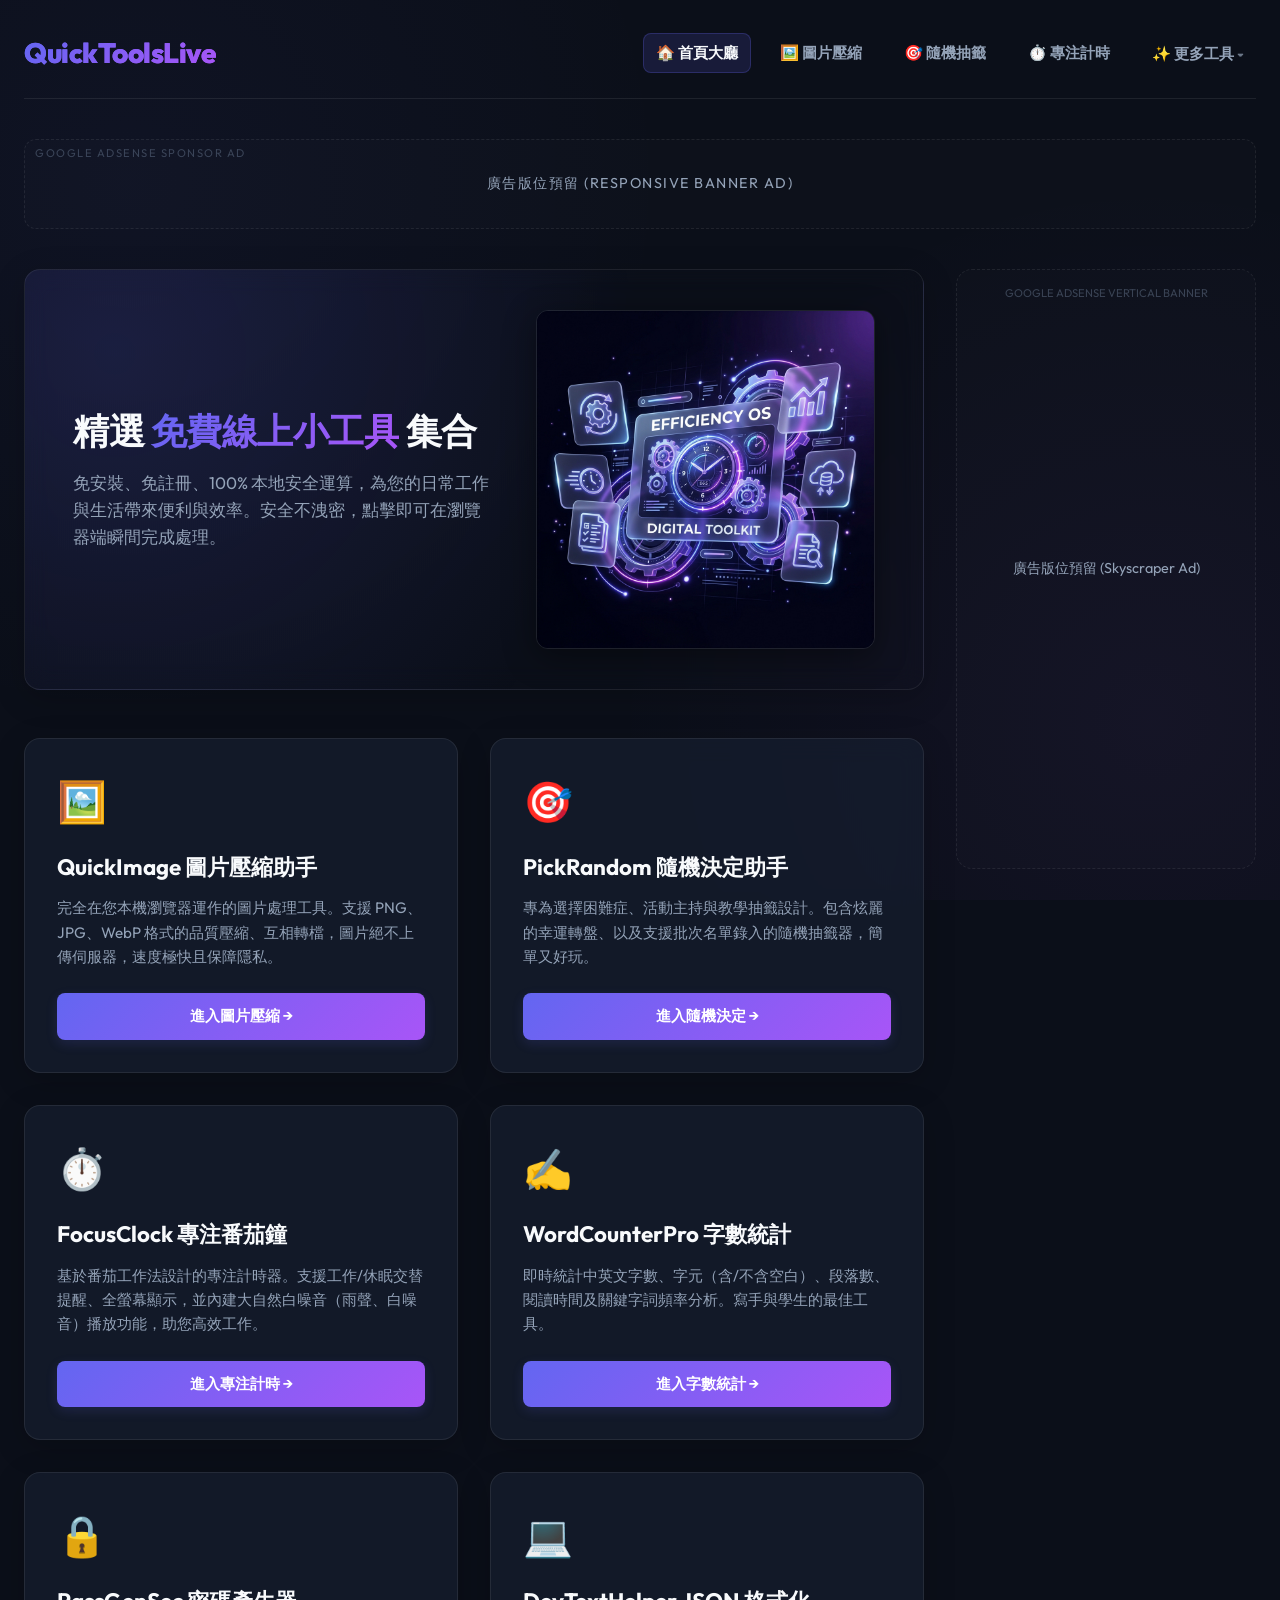
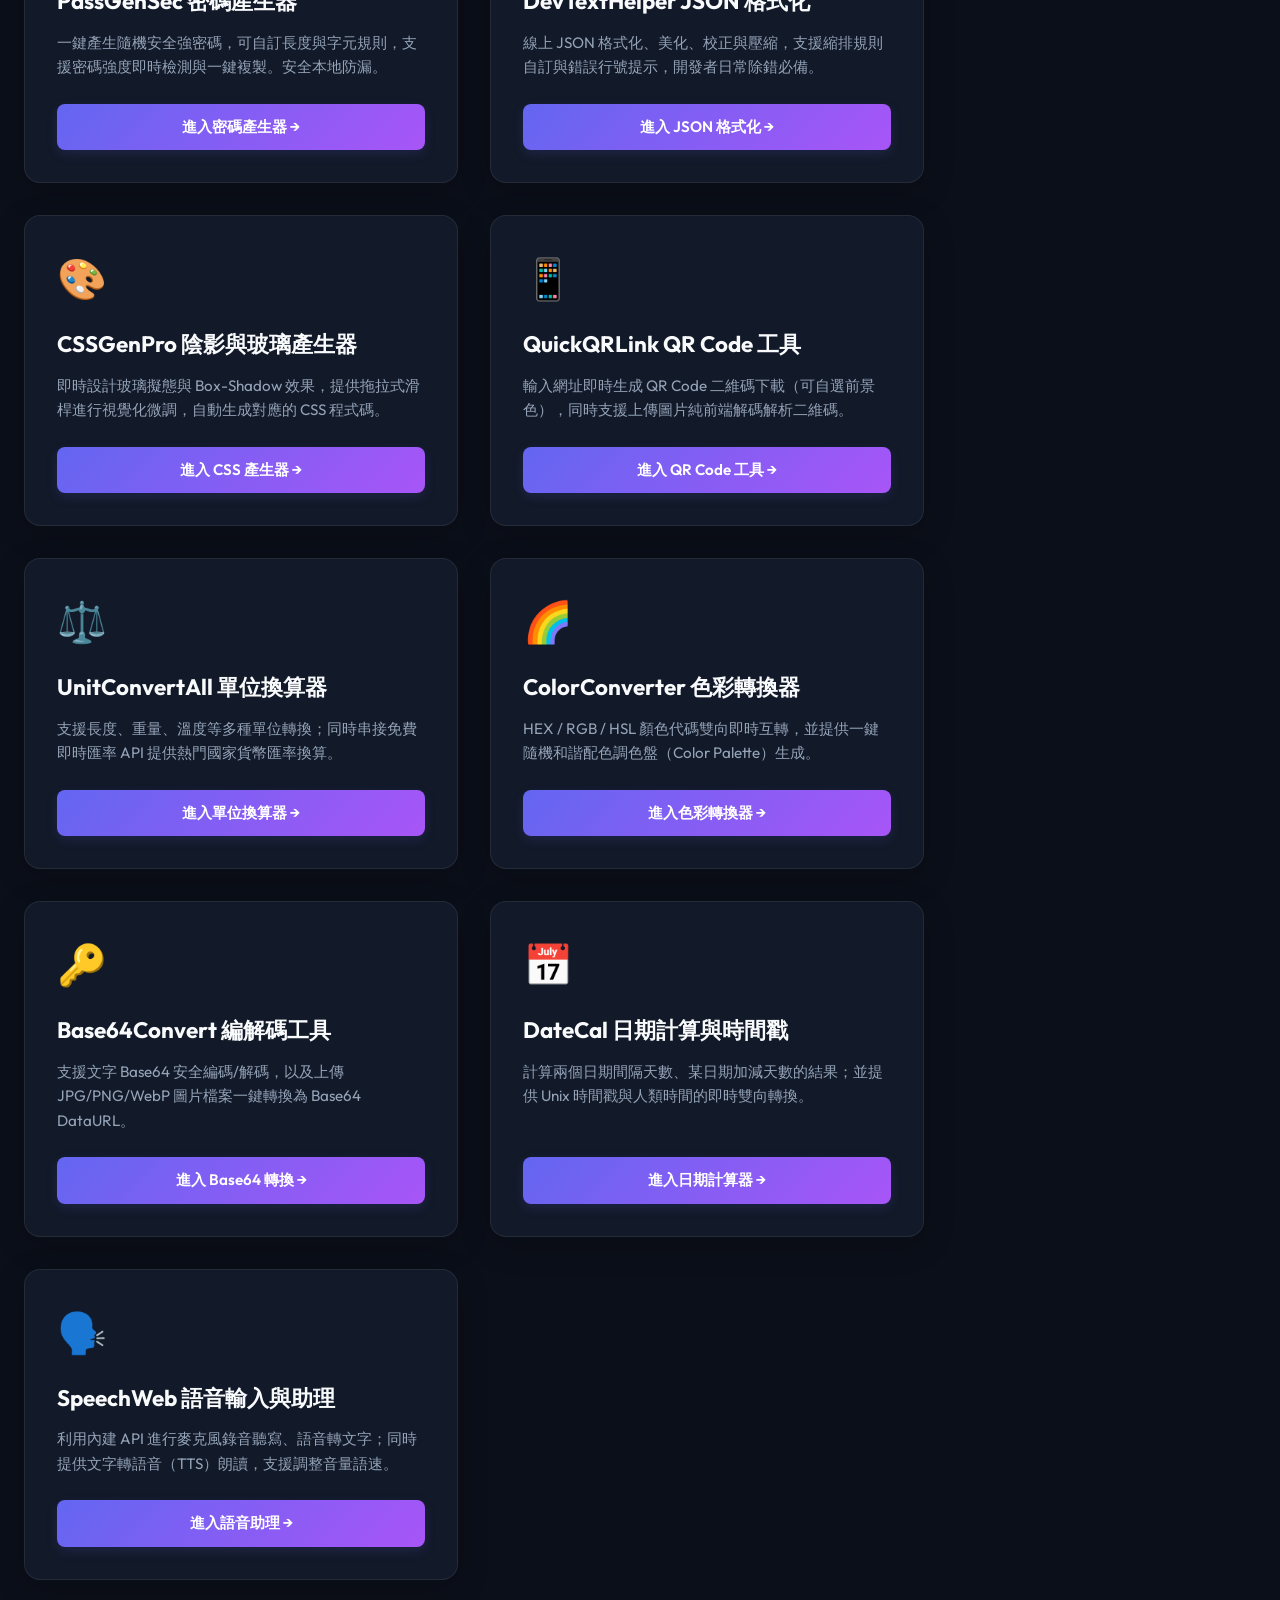
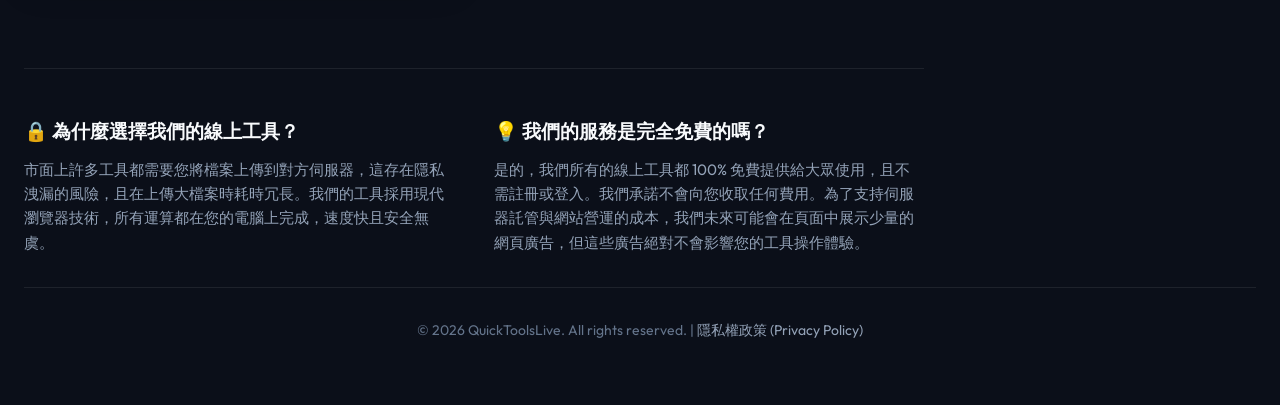
<file: index.html>
<!DOCTYPE html>
<html lang="zh-TW">
<head>
  <meta charset="UTF-8">
  <meta name="viewport" content="width=device-width, initial-scale=1.0">
  <title>QuickToolsLive 快捷工具箱 - 免費線上實用工具集合</title>
  <meta name="description" content="QuickToolsLive 快捷工具箱提供多款免費、免安裝的線上小工具，包括圖片壓縮格式轉換、隨機抽籤轉盤、番茄工作法專注計時與白噪音放鬆背景音，以及字數統計、安全密碼生成、JSON格式化等實用功能。100% 保護隱私，完全在您的瀏覽器端執行。">
  <meta name="keywords" content="線上工具箱, 圖片壓縮, 隨機轉盤, 抽籤器, 番茄鐘線上, 白噪音, 字數統計, 密碼生成器, JSON格式化, 免費網頁工具">
  <link rel="canonical" href="https://www.quicktoolslive.com/">
  
  <!-- Google Fonts: Outfit & Inter -->
  <link rel="preconnect" href="https://fonts.googleapis.com">
  <link rel="preconnect" href="https://fonts.gstatic.com" crossorigin>
  <link href="https://fonts.googleapis.com/css2?family=Inter:wght@400;500;600;700&family=Outfit:wght@400;500;600;700;800&display=swap" rel="stylesheet">
  
  <!-- Stylesheet -->
  <link rel="stylesheet" href="styles.css">
  <style>
    /* Home Portal Specific Styles */
    .welcome-banner {
      display: grid;
      grid-template-columns: 1.25fr 1fr;
      gap: 2.5rem;
      align-items: center;
      text-align: left;
      padding: 2.5rem 3rem;
      background: radial-gradient(circle at 10% 20%, rgba(99, 102, 241, 0.15) 0%, transparent 60%);
      border-radius: var(--radius-lg);
      margin-bottom: 1.5rem;
    }
    
    .welcome-banner h2 {
      font-size: 2.25rem;
      font-weight: 800;
      margin-bottom: 1rem;
      line-height: 1.3;
      letter-spacing: -0.5px;
    }
    
    .welcome-banner h2 span {
      background: var(--accent-gradient);
      -webkit-background-clip: text;
      -webkit-text-fill-color: transparent;
    }

    .welcome-banner p {
      color: var(--text-secondary);
      font-size: 1.05rem;
      line-height: 1.6;
      max-width: 100%;
      margin: 0;
    }

    .welcome-image-container {
      border-radius: var(--radius-md);
      overflow: hidden;
      box-shadow: 0 8px 32px rgba(0,0,0,0.4);
      border: 1px solid var(--border-color);
      display: flex;
      transition: var(--transition-normal);
    }
    
    .welcome-image-container:hover {
      transform: scale(1.02);
      border-color: rgba(99, 102, 241, 0.3);
    }

    .welcome-image-container img {
      width: 100%;
      height: auto;
      display: block;
      object-fit: cover;
    }

    @media (max-width: 768px) {
      .welcome-banner {
        grid-template-columns: 1fr;
        text-align: center;
        padding: 2rem 1.5rem;
        gap: 1.5rem;
      }
      .welcome-image-container {
        max-width: 400px;
        margin: 0 auto;
      }
    }

    .tools-grid {
      display: grid;
      grid-template-columns: repeat(auto-fill, minmax(320px, 1fr));
      gap: 2rem;
      margin-bottom: 2rem;
    }

    .tool-card {
      display: flex;
      flex-direction: column;
      justify-content: space-between;
      height: 100%;
      transition: all 0.3s cubic-bezier(0.4, 0, 0.2, 1);
      position: relative;
      overflow: hidden;
    }

    .tool-card::before {
      content: '';
      position: absolute;
      top: 0;
      left: 0;
      width: 100%;
      height: 100%;
      background: linear-gradient(135deg, rgba(99, 102, 241, 0.1) 0%, transparent 100%);
      opacity: 0;
      transition: var(--transition-normal);
      z-index: 0;
    }

    .tool-card:hover {
      transform: translateY(-8px);
      border-color: rgba(99, 102, 241, 0.4);
      box-shadow: 0 12px 40px rgba(99, 102, 241, 0.15);
    }

    .tool-card:hover::before {
      opacity: 1;
    }

    .tool-card-content {
      position: relative;
      z-index: 1;
    }

    .tool-icon {
      font-size: 2.5rem;
      margin-bottom: 1.25rem;
      display: inline-block;
    }

    .tool-title {
      font-size: 1.4rem;
      font-weight: 700;
      margin-bottom: 0.75rem;
      color: var(--text-primary);
    }

    .tool-description {
      color: var(--text-secondary);
      font-size: 0.95rem;
      line-height: 1.6;
      margin-bottom: 1.5rem;
    }

    .tool-btn {
      width: 100%;
      z-index: 1;
    }
  </style>
</head>
<body>

  <div class="app-container">
    <!-- Header with Navigation -->
    <header>
      <div class="logo-section">
        <h1>
          <a href="index.html" style="text-decoration: none; color: inherit; background: var(--accent-gradient); -webkit-background-clip: text; -webkit-text-fill-color: transparent;">QuickToolsLive</a>
        </h1>
      </div>
      <nav class="nav-links">
        <a href="index.html" class="nav-link active">🏠 首頁大廳</a>
        <a href="image-compressor.html" class="nav-link">🖼️ 圖片壓縮</a>
        <a href="random-picker.html" class="nav-link">🎯 隨機抽籤</a>
        <a href="focus-timer.html" class="nav-link">⏱️ 專注計時</a>
        <div class="dropdown">
          <a href="#" class="nav-link dropdown-toggle">✨ 更多工具</a>
          <div class="dropdown-content">
            <a href="word-counter.html">✍️ 字數統計器</a>
            <a href="password-generator.html">🔒 密碼產生器</a>
            <a href="json-formatter.html">💻 JSON 格式化</a>
            <a href="css-generator.html">🎨 CSS 陰影與玻璃</a>
            <a href="qr-code.html">📱 QR Code 產生器</a>
            <a href="unit-converter.html">⚖️ 單位換算器</a>
            <a href="color-converter.html">🌈 色彩代碼轉換</a>
            <a href="base64-converter.html">🔑 Base64 編解碼</a>
            <a href="date-calculator.html">📅 日期計算器</a>
            <a href="speech-assistant.html">🗣️ 語音助理</a>
          </div>
        </div>
      </nav>
    </header>

    <!-- Top Simulated Banner Ad -->
    <div class="ad-banner" id="top-ad">
      <span style="font-size: 0.9rem; color: var(--text-secondary);">廣告版位預留 (Responsive Banner Ad)</span>
    </div>

    <!-- Main Content Grid -->
    <main class="main-grid">
      <!-- Left Portal Content -->
      <div class="workspace">
        
        <!-- Welcome Banner -->
        <div class="glass-card welcome-banner">
          <div>
            <h2>精選 <span>免費線上小工具</span> 集合</h2>
            <p>免安裝、免註冊、100% 本地安全運算，為您的日常工作與生活帶來便利與效率。安全不洩密，點擊即可在瀏覽器端瞬間完成處理。</p>
          </div>
          <div class="welcome-image-container">
            <img src="hero_banner.png" alt="QuickToolsLive Hero Banner">
          </div>
        </div>

        <!-- Tools Grid -->
        <div class="tools-grid">
          <!-- Card 1: Image Compressor -->
          <div class="glass-card tool-card">
            <div class="tool-card-content">
              <span class="tool-icon">🖼️</span>
              <h3 class="tool-title">QuickImage 圖片壓縮助手</h3>
              <p class="tool-description">
                完全在您本機瀏覽器運作的圖片處理工具。支援 PNG、JPG、WebP 格式的品質壓縮、互相轉檔，圖片絕不上傳伺服器，速度極快且保障隱私。
              </p>
            </div>
            <a href="image-compressor.html" class="btn btn-primary tool-btn">進入圖片壓縮 →</a>
          </div>

          <!-- Card 2: Random Picker -->
          <div class="glass-card tool-card">
            <div class="tool-card-content">
              <span class="tool-icon">🎯</span>
              <h3 class="tool-title">PickRandom 隨機決定助手</h3>
              <p class="tool-description">
                專為選擇困難症、活動主持與教學抽籤設計。包含炫麗的幸運轉盤、以及支援批次名單錄入的隨機抽籤器，簡單又好玩。
              </p>
            </div>
            <a href="random-picker.html" class="btn btn-primary tool-btn">進入隨機決定 →</a>
          </div>

          <!-- Card 3: Focus Timer -->
          <div class="glass-card tool-card">
            <div class="tool-card-content">
              <span class="tool-icon">⏱️</span>
              <h3 class="tool-title">FocusClock 專注番茄鐘</h3>
              <p class="tool-description">
                基於番茄工作法設計的專注計時器。支援工作/休眠交替提醒、全螢幕顯示，並內建大自然白噪音（雨聲、白噪音）播放功能，助您高效工作。
              </p>
            </div>
            <a href="focus-timer.html" class="btn btn-primary tool-btn">進入專注計時 →</a>
          </div>

          <!-- Card 4: Word Counter -->
          <div class="glass-card tool-card">
            <div class="tool-card-content">
              <span class="tool-icon">✍️</span>
              <h3 class="tool-title">WordCounterPro 字數統計</h3>
              <p class="tool-description">
                即時統計中英文字數、字元（含/不含空白）、段落數、閱讀時間及關鍵字詞頻率分析。寫手與學生的最佳工具。
              </p>
            </div>
            <a href="word-counter.html" class="btn btn-primary tool-btn">進入字數統計 →</a>
          </div>

          <!-- Card 5: Password Generator -->
          <div class="glass-card tool-card">
            <div class="tool-card-content">
              <span class="tool-icon">🔒</span>
              <h3 class="tool-title">PassGenSec 密碼產生器</h3>
              <p class="tool-description">
                一鍵產生隨機安全強密碼，可自訂長度與字元規則，支援密碼強度即時檢測與一鍵複製。安全本地防漏。
              </p>
            </div>
            <a href="password-generator.html" class="btn btn-primary tool-btn">進入密碼產生器 →</a>
          </div>

          <!-- Card 6: JSON Formatter -->
          <div class="glass-card tool-card">
            <div class="tool-card-content">
              <span class="tool-icon">💻</span>
              <h3 class="tool-title">DevTextHelper JSON 格式化</h3>
              <p class="tool-description">
                線上 JSON 格式化、美化、校正與壓縮，支援縮排規則自訂與錯誤行號提示，開發者日常除錯必備。
              </p>
            </div>
            <a href="json-formatter.html" class="btn btn-primary tool-btn">進入 JSON 格式化 →</a>
          </div>

          <!-- Card 7: CSS Generator -->
          <div class="glass-card tool-card">
            <div class="tool-card-content">
              <span class="tool-icon">🎨</span>
              <h3 class="tool-title">CSSGenPro 陰影與玻璃產生器</h3>
              <p class="tool-description">
                即時設計玻璃擬態與 Box-Shadow 效果，提供拖拉式滑桿進行視覺化微調，自動生成對應的 CSS 程式碼。
              </p>
            </div>
            <a href="css-generator.html" class="btn btn-primary tool-btn">進入 CSS 產生器 →</a>
          </div>

          <!-- Card 8: QR Code -->
          <div class="glass-card tool-card">
            <div class="tool-card-content">
              <span class="tool-icon">📱</span>
              <h3 class="tool-title">QuickQRLink QR Code 工具</h3>
              <p class="tool-description">
                輸入網址即時生成 QR Code 二維碼下載（可自選前景色），同時支援上傳圖片純前端解碼解析二維碼。
              </p>
            </div>
            <a href="qr-code.html" class="btn btn-primary tool-btn">進入 QR Code 工具 →</a>
          </div>

          <!-- Card 9: Unit Converter -->
          <div class="glass-card tool-card">
            <div class="tool-card-content">
              <span class="tool-icon">⚖️</span>
              <h3 class="tool-title">UnitConvertAll 單位換算器</h3>
              <p class="tool-description">
                支援長度、重量、溫度等多種單位轉換；同時串接免費即時匯率 API 提供熱門國家貨幣匯率換算。
              </p>
            </div>
            <a href="unit-converter.html" class="btn btn-primary tool-btn">進入單位換算器 →</a>
          </div>

          <!-- Card 10: Color Converter -->
          <div class="glass-card tool-card">
            <div class="tool-card-content">
              <span class="tool-icon">🌈</span>
              <h3 class="tool-title">ColorConverter 色彩轉換器</h3>
              <p class="tool-description">
                HEX / RGB / HSL 顏色代碼雙向即時互轉，並提供一鍵隨機和諧配色調色盤（Color Palette）生成。
              </p>
            </div>
            <a href="color-converter.html" class="btn btn-primary tool-btn">進入色彩轉換器 →</a>
          </div>

          <!-- Card 11: Base64 Converter -->
          <div class="glass-card tool-card">
            <div class="tool-card-content">
              <span class="tool-icon">🔑</span>
              <h3 class="tool-title">Base64Convert 編解碼工具</h3>
              <p class="tool-description">
                支援文字 Base64 安全編碼/解碼，以及上傳 JPG/PNG/WebP 圖片檔案一鍵轉換為 Base64 DataURL。
              </p>
            </div>
            <a href="base64-converter.html" class="btn btn-primary tool-btn">進入 Base64 轉換 →</a>
          </div>

          <!-- Card 12: Date Calculator -->
          <div class="glass-card tool-card">
            <div class="tool-card-content">
              <span class="tool-icon">📅</span>
              <h3 class="tool-title">DateCal 日期計算與時間戳</h3>
              <p class="tool-description">
                計算兩個日期間隔天數、某日期加減天數的結果；並提供 Unix 時間戳與人類時間的即時雙向轉換。
              </p>
            </div>
            <a href="date-calculator.html" class="btn btn-primary tool-btn">進入日期計算器 →</a>
          </div>

          <!-- Card 13: Speech Assistant -->
          <div class="glass-card tool-card">
            <div class="tool-card-content">
              <span class="tool-icon">🗣️</span>
              <h3 class="tool-title">SpeechWeb 語音輸入與助理</h3>
              <p class="tool-description">
                利用內建 API 進行麥克風錄音聽寫、語音轉文字；同時提供文字轉語音（TTS）朗讀，支援調整音量語速。
              </p>
            </div>
            <a href="speech-assistant.html" class="btn btn-primary tool-btn">進入語音助理 →</a>
          </div>
        </div>

        <!-- FAQ & SEO Content -->
        <div class="about-section">
          <div class="about-item">
            <h3>🔒 為什麼選擇我們的線上工具？</h3>
            <p>市面上許多工具都需要您將檔案上傳到對方伺服器，這存在隱私洩漏的風險，且在上傳大檔案時耗時冗長。我們的工具採用現代瀏覽器技術，所有運算都在您的電腦上完成，速度快且安全無虞。</p>
          </div>
          <div class="about-item">
            <h3>💡 我們的服務是完全免費的嗎？</h3>
            <p>是的，我們所有的線上工具都 100% 免費提供給大眾使用，且不需註冊或登入。我們承諾不會向您收取任何費用。為了支持伺服器託管與網站營運的成本，我們未來可能會在頁面中展示少量的網頁廣告，但這些廣告絕對不會影響您的工具操作體驗。</p>
          </div>
        </div>

      </div>

      <!-- Right Sidebar (Simulated Ad Column) -->
      <aside class="ad-sidebar">
        <div class="ad-skyscraper" id="sidebar-ad">
          <span style="font-size: 0.9rem; color: var(--text-secondary);">廣告版位預留 (Skyscraper Ad)</span>
        </div>
      </aside>
    </main>

    <!-- Footer -->
    <footer>
      <p>&copy; 2026 QuickToolsLive. All rights reserved. | <a href="privacy.html" style="color: var(--text-secondary); text-decoration: none;">隱私權政策 (Privacy Policy)</a></p>
    </footer>
  </div>

</body>
</html>
</file>
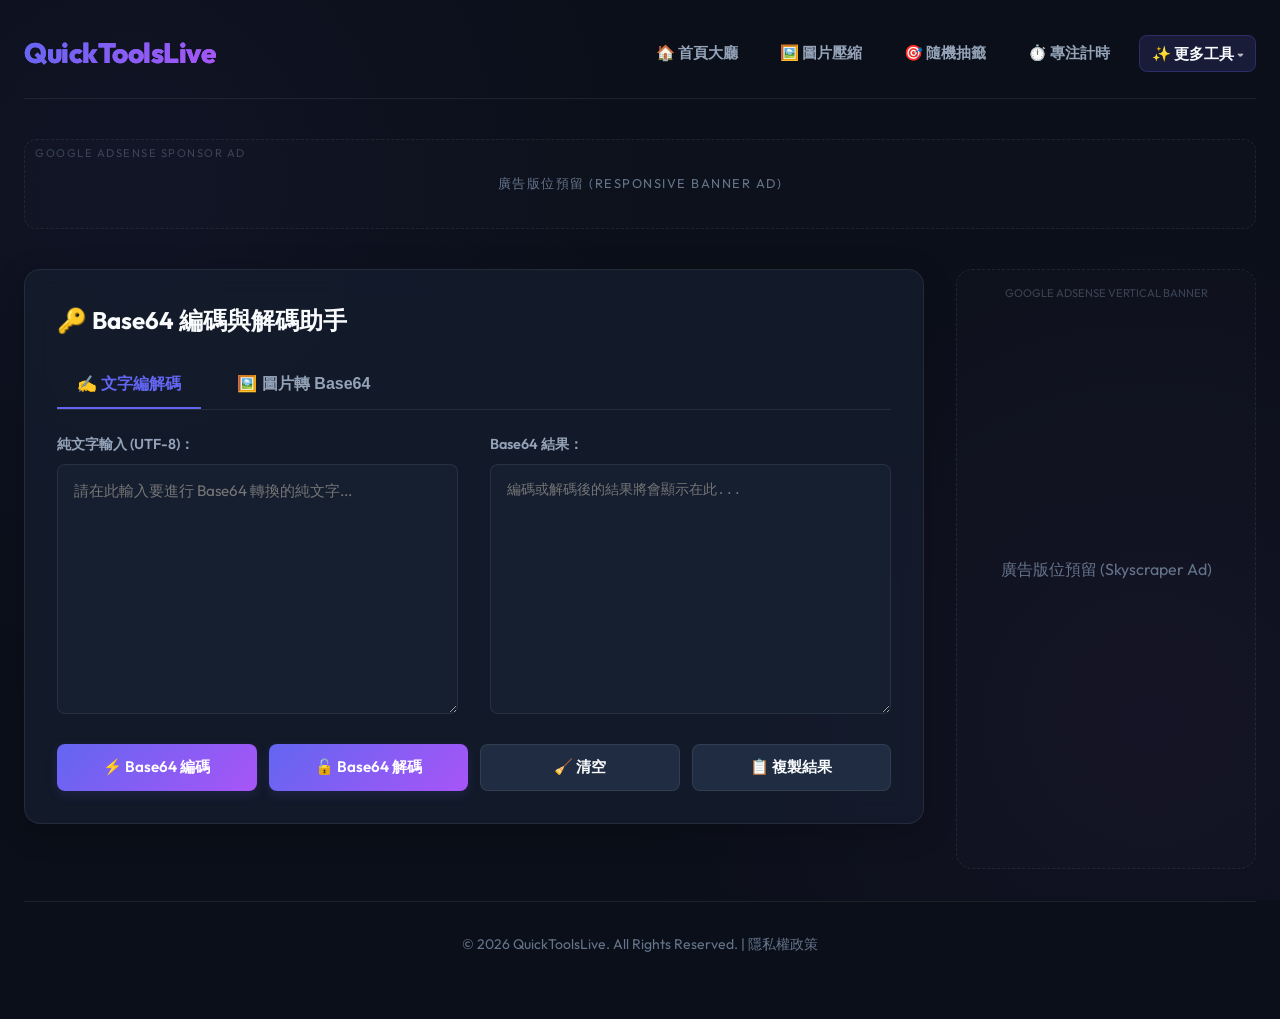
<file: base64-converter.html>
<!DOCTYPE html>
<html lang="zh-TW">
<head>
  <meta charset="UTF-8">
  <meta name="viewport" content="width=device-width, initial-scale=1.0">
  <title>Base64 編碼/解碼與圖片轉換工具 - Base64Convert | QuickToolsLive</title>
  <meta name="description" content="免費、即時的 Base64 轉換器。支援 UTF-8 文字與 Base64 雙向編解碼，以及圖片轉成 Base64 DataURL，純前端處理安全防洩密。">
  <link rel="canonical" href="https://www.quicktoolslive.com/base64-converter.html">
  <link rel="preconnect" href="https://fonts.googleapis.com">
  <link rel="preconnect" href="https://fonts.gstatic.com" crossorigin>
  <link href="https://fonts.googleapis.com/css2?family=Inter:wght@400;500;600;700&family=Outfit:wght@400;500;600;700;800&display=swap" rel="stylesheet">
  <link rel="stylesheet" href="styles.css">
</head>
<body>
  <div class="app-container">
    <header>
      <div class="logo-section">
        <h1><a href="index.html" style="text-decoration:none; color:inherit; background:var(--accent-gradient); -webkit-background-clip:text; -webkit-text-fill-color:transparent;">QuickToolsLive</a></h1>
      </div>
      <nav class="nav-links">
        <a href="index.html" class="nav-link">🏠 首頁大廳</a>
        <a href="image-compressor.html" class="nav-link">🖼️ 圖片壓縮</a>
        <a href="random-picker.html" class="nav-link">🎯 隨機抽籤</a>
        <a href="focus-timer.html" class="nav-link">⏱️ 專注計時</a>
        <div class="dropdown">
          <a href="#" class="nav-link dropdown-toggle active">✨ 更多工具</a>
          <div class="dropdown-content">
            <a href="word-counter.html">✍️ 字數統計器</a>
            <a href="password-generator.html">🔒 密碼產生器</a>
            <a href="json-formatter.html">💻 JSON 格式化</a>
            <a href="css-generator.html">🎨 CSS 陰影與玻璃</a>
            <a href="qr-code.html">📱 QR Code 產生器</a>
            <a href="unit-converter.html">⚖️ 單位換算器</a>
            <a href="color-converter.html">🌈 色彩代碼轉換</a>
            <a href="base64-converter.html" class="active">🔑 Base64 編解碼</a>
            <a href="date-calculator.html">📅 日期計算器</a>
            <a href="speech-assistant.html">🗣️ 語音助理</a>
          </div>
        </div>
      </nav>
    </header>

    <div class="ad-banner">
      <span>廣告版位預留 (Responsive Banner Ad)</span>
    </div>

    <div class="main-grid">
      <div class="workspace">
        <div class="glass-card">
          <h2 style="margin-bottom: 1.5rem;">🔑 Base64 編碼與解碼助手</h2>
          
          <div class="tabs-header">
            <button class="tab-btn active" id="tab-text-btn">✍️ 文字編解碼</button>
            <button class="tab-btn" id="tab-image-btn">🖼️ 圖片轉 Base64</button>
          </div>

          <!-- Tab 1: Text -->
          <div id="tab-text-content" class="tab-content active">
            <div class="picker-layout" style="grid-template-columns: 1fr 1fr;">
              <div>
                <div style="font-weight:600; margin-bottom:0.5rem; font-size:0.9rem; color:var(--text-secondary);">純文字輸入 (UTF-8)：</div>
                <textarea id="text-input" class="textarea-custom" placeholder="請在此輸入要進行 Base64 轉換的純文字..." style="min-height: 250px;"></textarea>
              </div>
              <div>
                <div style="font-weight:600; margin-bottom:0.5rem; font-size:0.9rem; color:var(--text-secondary);">Base64 結果：</div>
                <textarea id="base64-output" class="textarea-custom" placeholder="編碼或解碼後的結果將會顯示在此..." style="min-height: 250px; font-family:monospace; font-size:0.85rem;"></textarea>
              </div>
            </div>
            
            <div style="display:grid; grid-template-columns: repeat(auto-fit, minmax(110px, 1fr)); gap:0.75rem; margin-top:1.5rem;">
              <button class="btn btn-primary" id="btn-encode">⚡ Base64 編碼</button>
              <button class="btn btn-primary" id="btn-decode">🔓 Base64 解碼</button>
              <button class="btn btn-secondary" id="btn-text-clear">🧹 清空</button>
              <button class="btn btn-secondary" id="btn-text-copy">📋 複製結果</button>
            </div>
          </div>

          <!-- Tab 2: Image to Base64 -->
          <div id="tab-image-content" class="tab-content">
            <div class="dropzone" id="img-dropzone">
              <div class="dropzone-icon">
                <svg viewBox="0 0 24 24"><path d="M19 3H5c-1.1 0-2 .9-2 2v14c0 1.1.9 2 2 2h14c1.1 0 2-.9 2-2V5c0-1.1-.9-2-2-2zm0 16H5V5h14v14zm-5.04-6.71l-3 3.79-2.03-2.72L6 17h12l-4.04-4.71z"/></svg>
              </div>
              <h3>拖曳圖片至此或點擊上傳</h3>
              <p>支援 PNG, JPG, WebP 格式圖片</p>
              <input type="file" id="img-file" class="file-input" accept="image/*">
            </div>

            <div id="img-result-box" class="glass-card" style="background:rgba(255,255,255,0.02); margin-top:1.5rem; display:none; border-color:var(--border-color);">
              <div class="picker-layout" style="grid-template-columns: 80px 1fr; margin-bottom:1rem; align-items:center;">
                <div style="width:80px; height:80px; border-radius:var(--radius-sm); border:1px solid var(--border-color); overflow:hidden; display:flex; justify-content:center; align-items:center; background:#fff;">
                  <img id="img-preview" style="max-width:100%; max-height:100%; object-fit:contain;">
                </div>
                <div>
                  <div style="font-weight:700; color:var(--accent-color); font-size:1rem;">Base64 DataURL (可直接用於 HTML/CSS):</div>
                </div>
              </div>
              <textarea id="img-base64-output" class="textarea-custom" readonly style="min-height:150px; font-family:monospace; font-size:0.8rem; margin-bottom:1rem;"></textarea>
              <button class="btn btn-primary" id="btn-img-copy" style="width:100%;">📋 複製 Base64 代碼</button>
            </div>
          </div>
        </div>
      </div>

      <div class="ad-sidebar">
        <div class="ad-skyscraper">
          <span>廣告版位預留 (Skyscraper Ad)</span>
        </div>
      </div>
    </div>

    <footer>
      <p>&copy; 2026 QuickToolsLive. All Rights Reserved. | <a href="privacy.html" style="color:var(--text-muted); text-decoration:none;">隱私權政策</a></p>
    </footer>
  </div>
  <script src="base64-converter.js"></script>
</body>
</html>
</file>
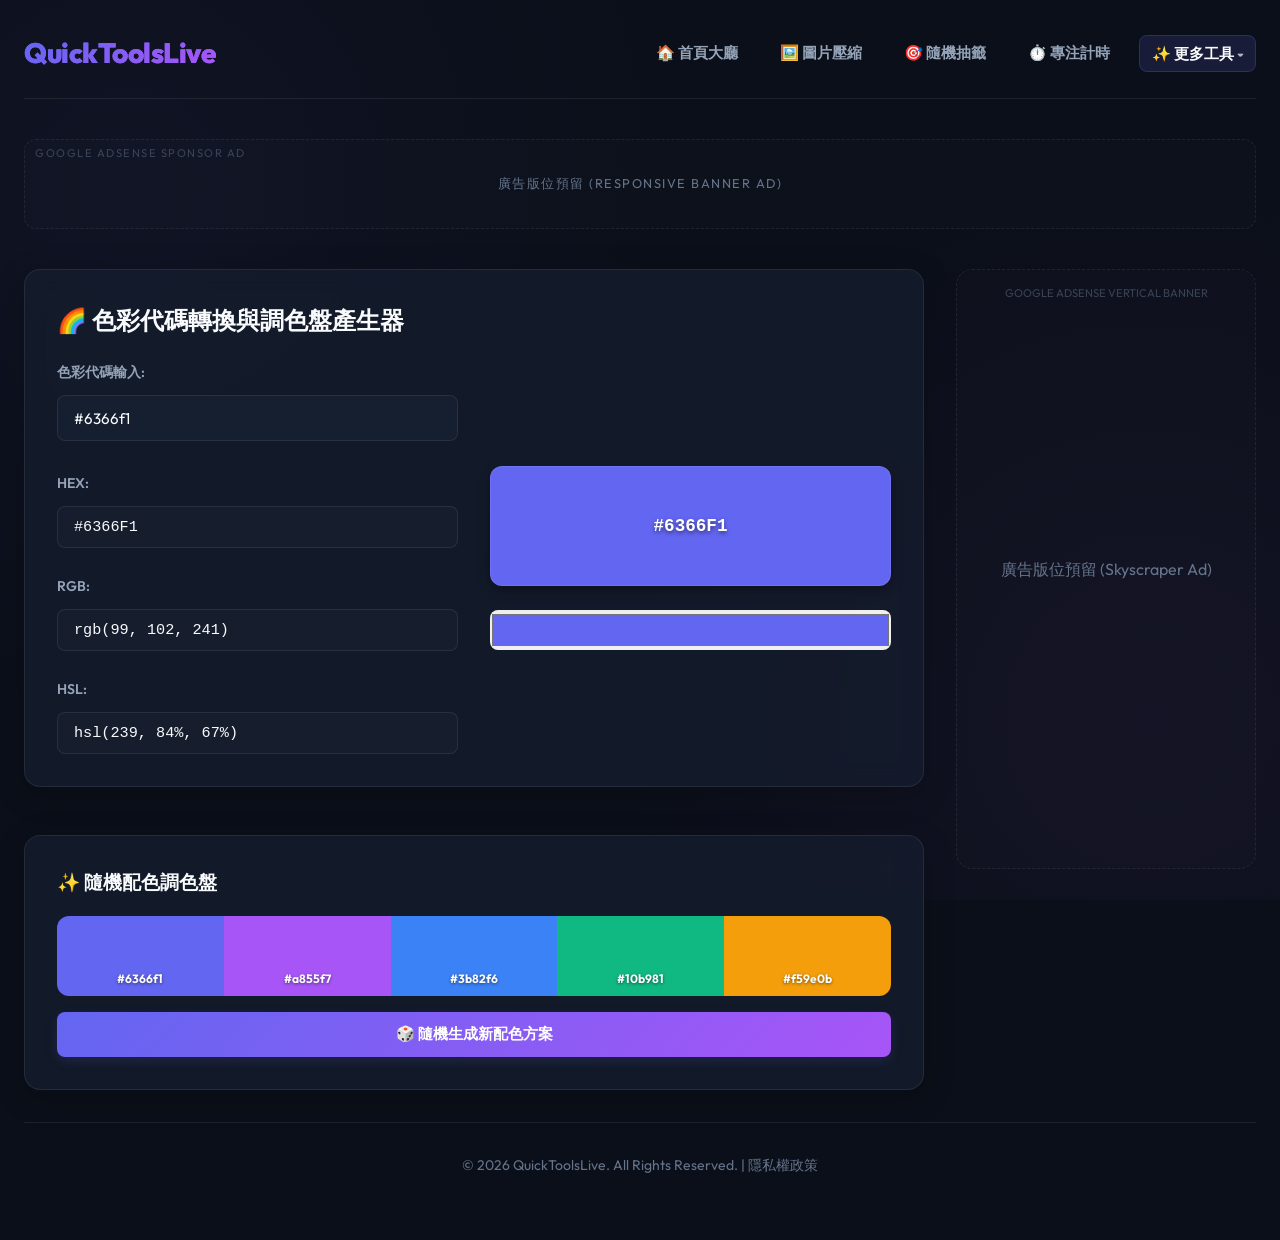
<file: color-converter.html>
<!DOCTYPE html>
<html lang="zh-TW">
<head>
  <meta charset="UTF-8">
  <meta name="viewport" content="width=device-width, initial-scale=1.0">
  <title>色彩代碼轉換與調色盤產生器 - ColorConverter | QuickToolsLive</title>
  <meta name="description" content="免費線上色彩空間轉換與配色產生器。支援 HEX、RGB、HSL 顏色代碼雙向即時互轉，並提供一鍵隨機和諧配色調色盤，點擊即可複製顏色代碼。">
  <link rel="canonical" href="https://www.quicktoolslive.com/color-converter.html">
  <link rel="preconnect" href="https://fonts.googleapis.com">
  <link rel="preconnect" href="https://fonts.gstatic.com" crossorigin>
  <link href="https://fonts.googleapis.com/css2?family=Inter:wght@400;500;600;700&family=Outfit:wght@400;500;600;700;800&display=swap" rel="stylesheet">
  <link rel="stylesheet" href="styles.css">
</head>
<body>
  <div class="app-container">
    <header>
      <div class="logo-section">
        <h1><a href="index.html" style="text-decoration:none; color:inherit; background:var(--accent-gradient); -webkit-background-clip:text; -webkit-text-fill-color:transparent;">QuickToolsLive</a></h1>
      </div>
      <nav class="nav-links">
        <a href="index.html" class="nav-link">🏠 首頁大廳</a>
        <a href="image-compressor.html" class="nav-link">🖼️ 圖片壓縮</a>
        <a href="random-picker.html" class="nav-link">🎯 隨機抽籤</a>
        <a href="focus-timer.html" class="nav-link">⏱️ 專注計時</a>
        <div class="dropdown">
          <a href="#" class="nav-link dropdown-toggle active">✨ 更多工具</a>
          <div class="dropdown-content">
            <a href="word-counter.html">✍️ 字數統計器</a>
            <a href="password-generator.html">🔒 密碼產生器</a>
            <a href="json-formatter.html">💻 JSON 格式化</a>
            <a href="css-generator.html">🎨 CSS 陰影與玻璃</a>
            <a href="qr-code.html">📱 QR Code 產生器</a>
            <a href="unit-converter.html">⚖️ 單位換算器</a>
            <a href="color-converter.html" class="active">🌈 色彩代碼轉換</a>
            <a href="base64-converter.html">🔑 Base64 編解碼</a>
            <a href="date-calculator.html">📅 日期計算器</a>
            <a href="speech-assistant.html">🗣️ 語音助理</a>
          </div>
        </div>
      </nav>
    </header>

    <div class="ad-banner">
      <span>廣告版位預留 (Responsive Banner Ad)</span>
    </div>

    <div class="main-grid">
      <div class="workspace">
        <div class="glass-card">
          <h2 style="margin-bottom: 1.5rem;">🌈 色彩代碼轉換與調色盤產生器</h2>
          
          <div class="picker-layout" style="grid-template-columns: 1fr 1fr;">
            <div class="picker-input-area">
              <div class="control-group">
                <div class="control-label"><span>色彩代碼輸入:</span></div>
                <input type="text" id="color-input" class="textarea-custom" value="#6366f1" placeholder="例如 #6366f1, rgb(99, 102, 241)..." style="min-height:46px; padding:0.75rem 1rem;">
              </div>
              <div class="control-group" style="margin-top:1rem;">
                <div class="control-label"><span>HEX:</span></div>
                <input type="text" id="color-hex" class="textarea-custom" readonly style="min-height:42px; padding:0.6rem 1rem; background:rgba(255,255,255,0.02); font-family:monospace;">
              </div>
              <div class="control-group" style="margin-top:0.75rem;">
                <div class="control-label"><span>RGB:</span></div>
                <input type="text" id="color-rgb" class="textarea-custom" readonly style="min-height:42px; padding:0.6rem 1rem; background:rgba(255,255,255,0.02); font-family:monospace;">
              </div>
              <div class="control-group" style="margin-top:0.75rem;">
                <div class="control-label"><span>HSL:</span></div>
                <input type="text" id="color-hsl" class="textarea-custom" readonly style="min-height:42px; padding:0.6rem 1rem; background:rgba(255,255,255,0.02); font-family:monospace;">
              </div>
            </div>
            <div style="display:flex; flex-direction:column; justify-content:center; align-items:center;">
              <div id="color-preview" class="color-preview-block">#6366F1</div>
              <input type="color" id="native-color-picker" value="#6366f1" style="width:100%; height:40px; border-radius:var(--radius-sm); border:none; cursor:pointer;">
            </div>
          </div>
        </div>

        <div class="glass-card" style="margin-top: 1.5rem;">
          <h3 style="margin-bottom: 1.25rem;">✨ 隨機配色調色盤</h3>
          <div class="color-palette" id="palette-container">
            <div class="palette-color" style="background:#6366f1;">#6366f1</div>
            <div class="palette-color" style="background:#a855f7;">#a855f7</div>
            <div class="palette-color" style="background:#3b82f6;">#3b82f6</div>
            <div class="palette-color" style="background:#10b981;">#10b981</div>
            <div class="palette-color" style="background:#f59e0b;">#f59e0b</div>
          </div>
          <button class="btn btn-primary" id="btn-generate-palette" style="width:100%;">🎲 隨機生成新配色方案</button>
        </div>
      </div>

      <div class="ad-sidebar">
        <div class="ad-skyscraper">
          <span>廣告版位預留 (Skyscraper Ad)</span>
        </div>
      </div>
    </div>

    <footer>
      <p>&copy; 2026 QuickToolsLive. All Rights Reserved. | <a href="privacy.html" style="color:var(--text-muted); text-decoration:none;">隱私權政策</a></p>
    </footer>
  </div>
  <script src="color-converter.js"></script>
</body>
</html>
</file>
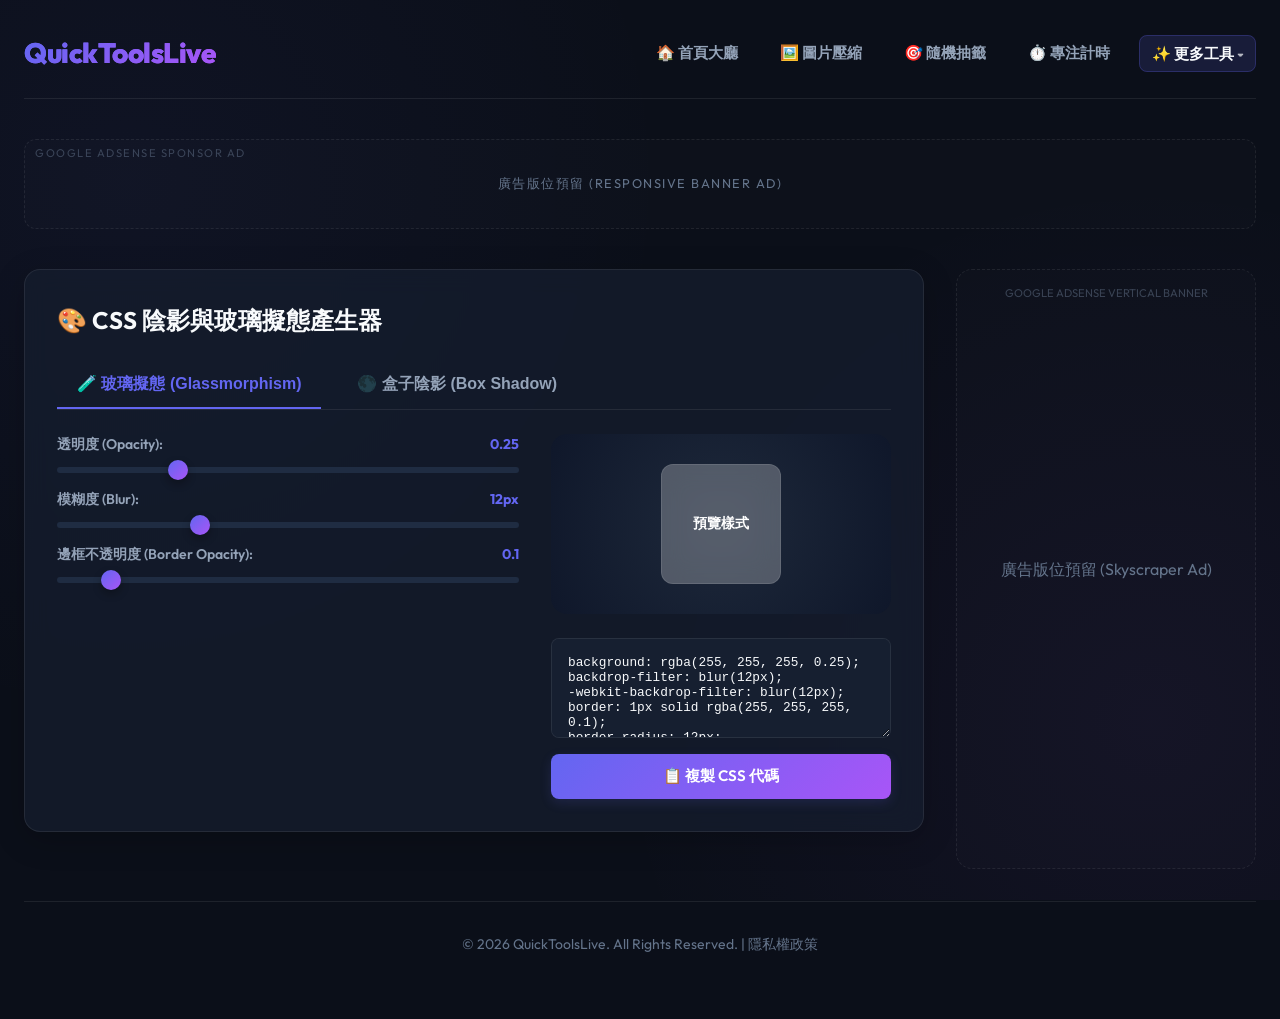
<file: css-generator.html>
<!DOCTYPE html>
<html lang="zh-TW">
<head>
  <meta charset="UTF-8">
  <meta name="viewport" content="width=device-width, initial-scale=1.0">
  <title>CSS 漸層與陰影產生器 - CSSGenPro | QuickToolsLive</title>
  <meta name="description" content="免費線上 CSS 視覺設計輔助產生器。提供 Glassmorphism 玻璃擬態與 Box-Shadow 盒子陰影即時調整、代碼生成與複製，大幅節省前端與網頁設計開發時間。">
  <link rel="canonical" href="https://www.quicktoolslive.com/css-generator.html">
  <link rel="preconnect" href="https://fonts.googleapis.com">
  <link rel="preconnect" href="https://fonts.gstatic.com" crossorigin>
  <link href="https://fonts.googleapis.com/css2?family=Inter:wght@400;500;600;700&family=Outfit:wght@400;500;600;700;800&display=swap" rel="stylesheet">
  <link rel="stylesheet" href="styles.css">
</head>
<body>
  <div class="app-container">
    <header>
      <div class="logo-section">
        <h1><a href="index.html" style="text-decoration:none; color:inherit; background:var(--accent-gradient); -webkit-background-clip:text; -webkit-text-fill-color:transparent;">QuickToolsLive</a></h1>
      </div>
      <nav class="nav-links">
        <a href="index.html" class="nav-link">🏠 首頁大廳</a>
        <a href="image-compressor.html" class="nav-link">🖼️ 圖片壓縮</a>
        <a href="random-picker.html" class="nav-link">🎯 隨機抽籤</a>
        <a href="focus-timer.html" class="nav-link">⏱️ 專注計時</a>
        <div class="dropdown">
          <a href="#" class="nav-link dropdown-toggle active">✨ 更多工具</a>
          <div class="dropdown-content">
            <a href="word-counter.html">✍️ 字數統計器</a>
            <a href="password-generator.html">🔒 密碼產生器</a>
            <a href="json-formatter.html">💻 JSON 格式化</a>
            <a href="css-generator.html" class="active">🎨 CSS 陰影與玻璃</a>
            <a href="qr-code.html">📱 QR Code 產生器</a>
            <a href="unit-converter.html">⚖️ 單位換算器</a>
            <a href="color-converter.html">🌈 色彩代碼轉換</a>
            <a href="base64-converter.html">🔑 Base64 編解碼</a>
            <a href="date-calculator.html">📅 日期計算器</a>
            <a href="speech-assistant.html">🗣️ 語音助理</a>
          </div>
        </div>
      </nav>
    </header>

    <div class="ad-banner">
      <span>廣告版位預留 (Responsive Banner Ad)</span>
    </div>

    <div class="main-grid">
      <div class="workspace">
        <div class="glass-card">
          <h2 style="margin-bottom: 1.5rem;">🎨 CSS 陰影與玻璃擬態產生器</h2>
          
          <div class="tabs-header">
            <button class="tab-btn active" id="tab-glass-btn">🧪 玻璃擬態 (Glassmorphism)</button>
            <button class="tab-btn" id="tab-shadow-btn">🌑 盒子陰影 (Box Shadow)</button>
          </div>

          <div class="picker-layout">
            <div class="picker-input-area" style="gap:1rem;">
              <!-- Glass Controls -->
              <div id="glass-controls">
                <div class="control-group" style="margin-bottom:1rem;">
                  <div class="control-label"><span>透明度 (Opacity):</span> <span class="value" id="glass-opacity-val">0.25</span></div>
                  <input type="range" id="glass-opacity" min="0" max="1" step="0.05" value="0.25">
                </div>
                <div class="control-group" style="margin-bottom:1rem;">
                  <div class="control-label"><span>模糊度 (Blur):</span> <span class="value" id="glass-blur-val">12px</span></div>
                  <input type="range" id="glass-blur" min="0" max="40" step="1" value="12">
                </div>
                <div class="control-group" style="margin-bottom:1rem;">
                  <div class="control-label"><span>邊框不透明度 (Border Opacity):</span> <span class="value" id="glass-border-val">0.1</span></div>
                  <input type="range" id="glass-border" min="0" max="1" step="0.05" value="0.1">
                </div>
              </div>

              <!-- Shadow Controls -->
              <div id="shadow-controls" style="display:none;">
                <div class="control-group" style="margin-bottom:1rem;">
                  <div class="control-label"><span>水平位移 (X):</span> <span class="value" id="shadow-x-val">0px</span></div>
                  <input type="range" id="shadow-x" min="-50" max="50" step="1" value="0">
                </div>
                <div class="control-group" style="margin-bottom:1rem;">
                  <div class="control-label"><span>垂直位移 (Y):</span> <span class="value" id="shadow-y-val">8px</span></div>
                  <input type="range" id="shadow-y" min="-50" max="50" step="1" value="8">
                </div>
                <div class="control-group" style="margin-bottom:1rem;">
                  <div class="control-label"><span>模糊半徑 (Blur):</span> <span class="value" id="shadow-blur-val">24px</span></div>
                  <input type="range" id="shadow-blur" min="0" max="100" step="1" value="24">
                </div>
                <div class="control-group" style="margin-bottom:1rem;">
                  <div class="control-label"><span>陰影顏色不透明度:</span> <span class="value" id="shadow-opacity-val">0.3</span></div>
                  <input type="range" id="shadow-opacity" min="0" max="1" step="0.05" value="0.3">
                </div>
              </div>
            </div>

            <!-- Preview Block & Code -->
            <div style="display:flex; flex-direction:column; justify-content:center;">
              <div id="preview-wrapper" style="padding:2.5rem; background:radial-gradient(circle at center, #1e293b 0%, #0f172a 100%); border-radius:var(--radius-lg); display:flex; justify-content:center; align-items:center; margin-bottom:1.5rem; height:180px;">
                <div id="preview-block" style="width:120px; height:120px; border-radius:var(--radius-md); display:flex; justify-content:center; align-items:center; font-weight:700; color:#fff; font-size:0.9rem;">預覽樣式</div>
              </div>
              <textarea id="css-output" class="textarea-custom" readonly style="min-height:100px; font-family:monospace; font-size:0.8rem; margin-bottom:1rem;"></textarea>
              <button class="btn btn-primary" id="btn-copy">📋 複製 CSS 代碼</button>
            </div>
          </div>
        </div>
      </div>

      <div class="ad-sidebar">
        <div class="ad-skyscraper">
          <span>廣告版位預留 (Skyscraper Ad)</span>
        </div>
      </div>
    </div>

    <footer>
      <p>&copy; 2026 QuickToolsLive. All Rights Reserved. | <a href="privacy.html" style="color:var(--text-muted); text-decoration:none;">隱私權政策</a></p>
    </footer>
  </div>
  <script src="css-generator.js"></script>
</body>
</html>
</file>
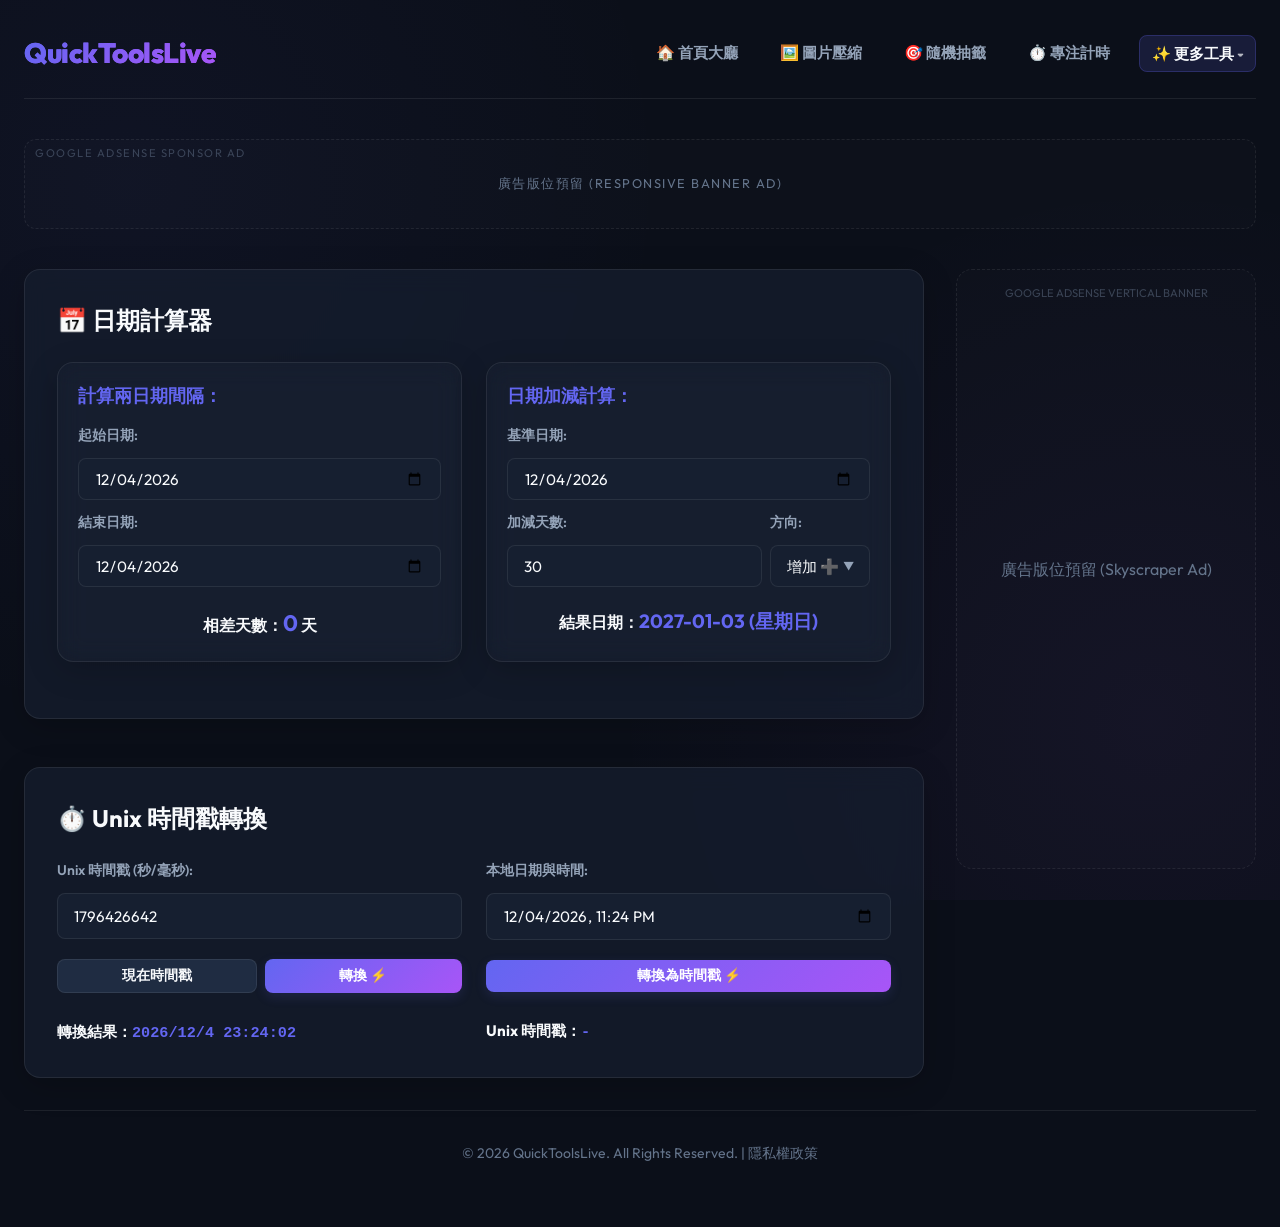
<file: date-calculator.html>
<!DOCTYPE html>
<html lang="zh-TW">
<head>
  <meta charset="UTF-8">
  <meta name="viewport" content="width=device-width, initial-scale=1.0">
  <title>日期計算器與 Unix 時間戳轉換 - DateCal | QuickToolsLive</title>
  <meta name="description" content="免費線上日期計算與時間戳轉換器。支援計算兩個日期間隔的天數、某日期加減天數後的新日期，以及 Unix 時間戳與人類時間的即時轉換。">
  <link rel="canonical" href="https://www.quicktoolslive.com/date-calculator.html">
  <link rel="preconnect" href="https://fonts.googleapis.com">
  <link rel="preconnect" href="https://fonts.gstatic.com" crossorigin>
  <link href="https://fonts.googleapis.com/css2?family=Inter:wght@400;500;600;700&family=Outfit:wght@400;500;600;700;800&display=swap" rel="stylesheet">
  <link rel="stylesheet" href="styles.css">
</head>
<body>
  <div class="app-container">
    <header>
      <div class="logo-section">
        <h1><a href="index.html" style="text-decoration:none; color:inherit; background:var(--accent-gradient); -webkit-background-clip:text; -webkit-text-fill-color:transparent;">QuickToolsLive</a></h1>
      </div>
      <nav class="nav-links">
        <a href="index.html" class="nav-link">🏠 首頁大廳</a>
        <a href="image-compressor.html" class="nav-link">🖼️ 圖片壓縮</a>
        <a href="random-picker.html" class="nav-link">🎯 隨機抽籤</a>
        <a href="focus-timer.html" class="nav-link">⏱️ 專注計時</a>
        <div class="dropdown">
          <a href="#" class="nav-link dropdown-toggle active">✨ 更多工具</a>
          <div class="dropdown-content">
            <a href="word-counter.html">✍️ 字數統計器</a>
            <a href="password-generator.html">🔒 密碼產生器</a>
            <a href="json-formatter.html">💻 JSON 格式化</a>
            <a href="css-generator.html">🎨 CSS 陰影與玻璃</a>
            <a href="qr-code.html">📱 QR Code 產生器</a>
            <a href="unit-converter.html">⚖️ 單位換算器</a>
            <a href="color-converter.html">🌈 色彩代碼轉換</a>
            <a href="base64-converter.html">🔑 Base64 編解碼</a>
            <a href="date-calculator.html" class="active">📅 日期計算器</a>
            <a href="speech-assistant.html">🗣️ 語音助理</a>
          </div>
        </div>
      </nav>
    </header>

    <div class="ad-banner">
      <span>廣告版位預留 (Responsive Banner Ad)</span>
    </div>

    <div class="main-grid">
      <div class="workspace">
        <!-- Section 1: Date Calculations -->
        <div class="glass-card">
          <h2 style="margin-bottom: 1.5rem;">📅 日期計算器</h2>
          
          <div class="picker-layout" style="grid-template-columns: 1fr 1fr; margin-bottom:1.5rem; gap:1.5rem;">
            <!-- Panel A: Interval -->
            <div class="glass-card" style="background:rgba(255,255,255,0.01); border-color:var(--border-color); padding:1.25rem;">
              <h3 style="margin-bottom:1rem; font-size:1.1rem; color:var(--accent-color);">計算兩日期間隔：</h3>
              <div class="control-group">
                <label class="control-label">起始日期:</label>
                <input type="date" id="date-from" class="textarea-custom" style="min-height:42px; padding:0.5rem 1rem;">
              </div>
              <div class="control-group" style="margin-top:0.75rem;">
                <label class="control-label">結束日期:</label>
                <input type="date" id="date-to" class="textarea-custom" style="min-height:42px; padding:0.5rem 1rem;">
              </div>
              <div style="margin-top:1.25rem; font-weight:700; font-size:1rem; text-align:center;">
                相差天數：<span id="days-result" style="color:var(--accent-color); font-size:1.4rem;">0</span> 天
              </div>
            </div>
            
            <!-- Panel B: Math -->
            <div class="glass-card" style="background:rgba(255,255,255,0.01); border-color:var(--border-color); padding:1.25rem;">
              <h3 style="margin-bottom:1rem; font-size:1.1rem; color:var(--accent-color);">日期加減計算：</h3>
              <div class="control-group">
                <label class="control-label">基準日期:</label>
                <input type="date" id="date-base" class="textarea-custom" style="min-height:42px; padding:0.5rem 1rem;">
              </div>
              <div class="picker-layout" style="grid-template-columns: 1fr 100px; margin-top:0.75rem; gap:0.5rem;">
                <div class="control-group">
                  <label class="control-label">加減天數:</label>
                  <input type="number" id="offset-days" class="textarea-custom" value="30" style="min-height:42px; padding:0.5rem 1rem;">
                </div>
                <div class="control-group">
                  <label class="control-label">方向:</label>
                  <div class="select-wrapper">
                    <select id="offset-op" style="padding:0.5rem 1rem; min-height:42px;">
                      <option value="add">增加 ➕</option>
                      <option value="sub">減少 ➖</option>
                    </select>
                  </div>
                </div>
              </div>
              <div style="margin-top:1.25rem; font-weight:700; font-size:1rem; text-align:center;">
                結果日期：<span id="date-math-result" style="color:var(--accent-color); font-size:1.2rem;">-</span>
              </div>
            </div>
          </div>
        </div>

        <!-- Section 2: Timestamp -->
        <div class="glass-card" style="margin-top:1.5rem;">
          <h2 style="margin-bottom: 1.5rem;">⏱️ Unix 時間戳轉換</h2>
          
          <div class="picker-layout" style="grid-template-columns: 1fr 1fr; gap:1.5rem;">
            <!-- Timestamp to Date -->
            <div class="control-group">
              <label class="control-label">Unix 時間戳 (秒/毫秒):</label>
              <input type="number" id="timestamp-input" class="textarea-custom" placeholder="例如 1781247000..." style="min-height:46px; padding:0.75rem 1rem;">
              <div style="display:flex; gap:0.5rem; margin-top:0.5rem;">
                <button class="btn btn-secondary" id="btn-now-ts" style="flex:1; padding:0.4rem; font-size:0.85rem;">現在時間戳</button>
                <button class="btn btn-primary" id="btn-convert-ts" style="flex:1; padding:0.4rem; font-size:0.85rem;">轉換 ⚡</button>
              </div>
              <div style="margin-top:1rem; font-size:0.95rem; font-weight:700;">
                轉換結果：<span id="ts-date-result" style="color:var(--accent-color); font-family:monospace;">-</span>
              </div>
            </div>

            <!-- Date to Timestamp -->
            <div class="control-group">
              <label class="control-label">本地日期與時間:</label>
              <input type="datetime-local" id="datetime-input" class="textarea-custom" style="min-height:46px; padding:0.75rem 1rem;">
              <div style="display:flex; gap:0.5rem; margin-top:0.5rem;">
                <button class="btn btn-primary" id="btn-convert-dt" style="width:100%; padding:0.4rem; font-size:0.85rem;">轉換為時間戳 ⚡</button>
              </div>
              <div style="margin-top:1rem; font-size:0.95rem; font-weight:700;">
                Unix 時間戳：<span id="dt-ts-result" style="color:var(--accent-color); font-family:monospace;">-</span>
              </div>
            </div>
          </div>
        </div>
      </div>

      <div class="ad-sidebar">
        <div class="ad-skyscraper">
          <span>廣告版位預留 (Skyscraper Ad)</span>
        </div>
      </div>
    </div>

    <footer>
      <p>&copy; 2026 QuickToolsLive. All Rights Reserved. | <a href="privacy.html" style="color:var(--text-muted); text-decoration:none;">隱私權政策</a></p>
    </footer>
  </div>
  <script src="date-calculator.js"></script>
</body>
</html>
</file>
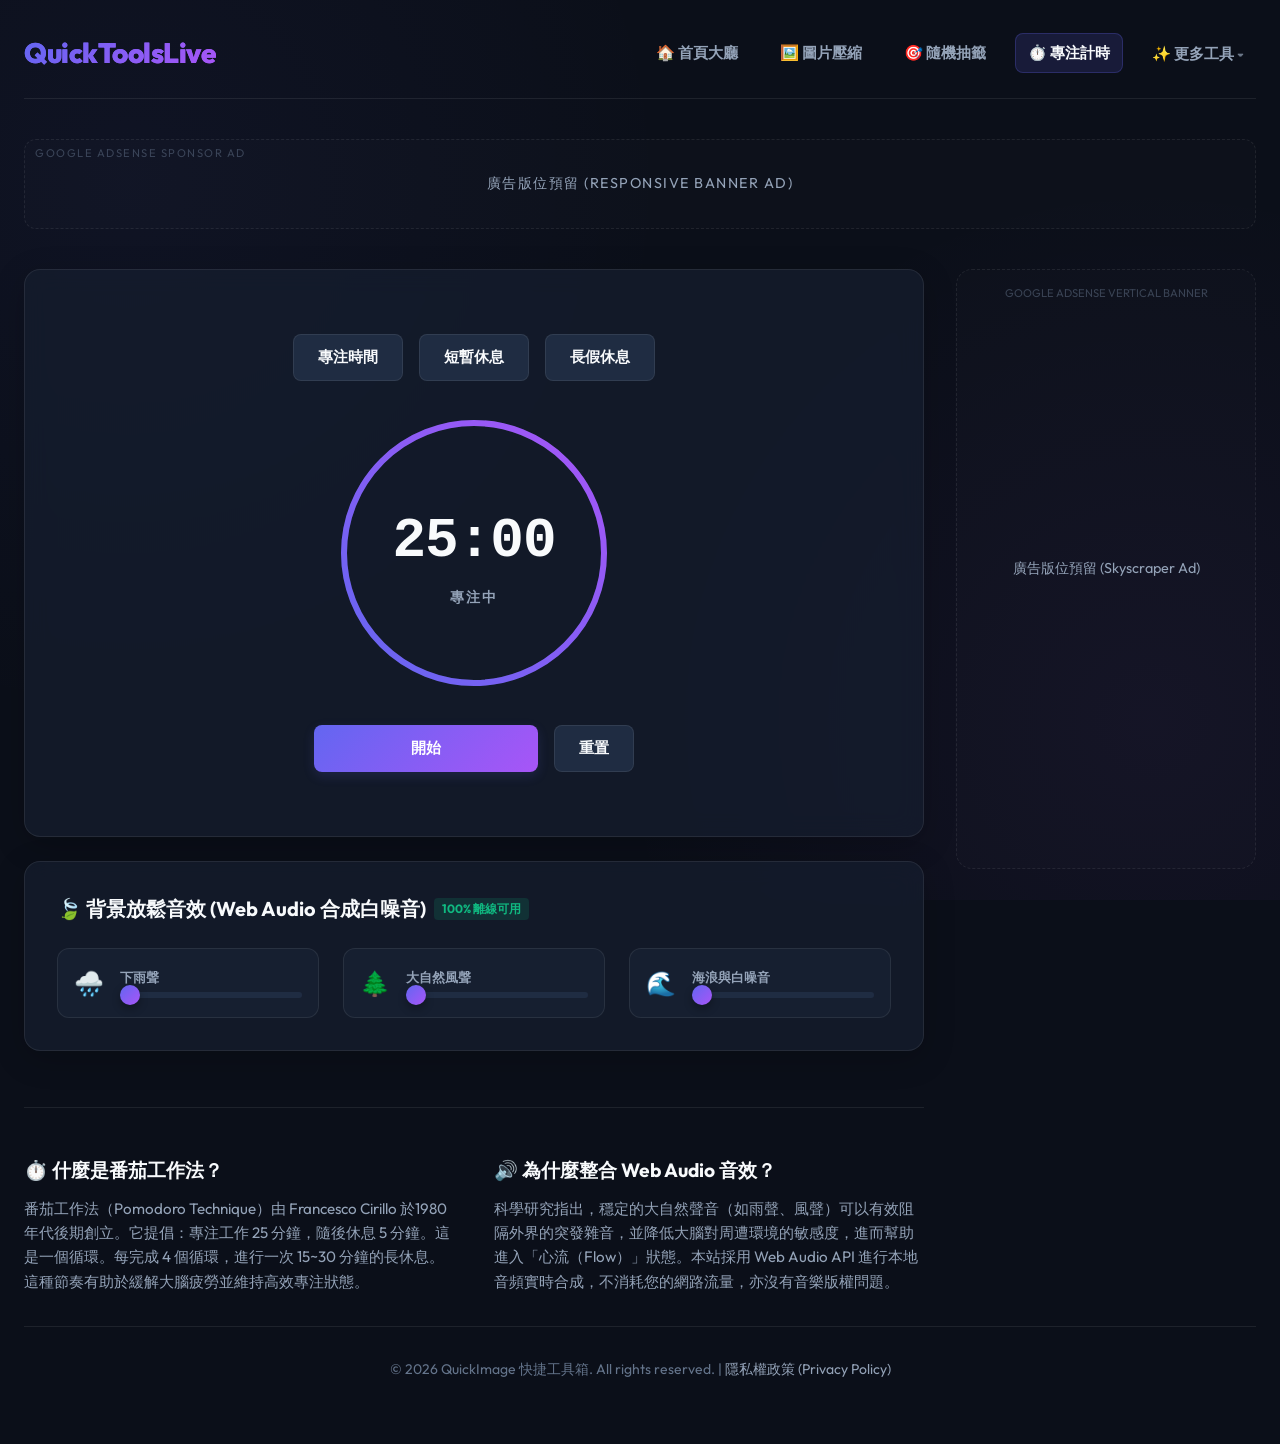
<file: focus-timer.html>
<!DOCTYPE html>
<html lang="zh-TW">
<head>
  <meta charset="UTF-8">
  <meta name="viewport" content="width=device-width, initial-scale=1.0">
  <title>FocusClock 專注計時器 - 線上番茄鐘與大自然白噪音</title>
  <meta name="description" content="FocusClock 專注計時器結合了科學的番茄工作法（Pomodoro）與環境白噪音混音器。提供大字體倒數、自訂專注與休息間隔，並能自由調配雨聲、風聲與白噪音，幫助您提升專注力與睡眠品質。">
  <meta name="keywords" content="番茄鐘線上, 專注計時器, 白噪音, 番茄工作法, 線上雨聲, 高效工作, 靜音專注">
  <link rel="canonical" href="https://www.quicktoolslive.com/focus-timer.html">
  
  <!-- Google Fonts: Outfit & Inter -->
  <link rel="preconnect" href="https://fonts.googleapis.com">
  <link rel="preconnect" href="https://fonts.gstatic.com" crossorigin>
  <link href="https://fonts.googleapis.com/css2?family=Inter:wght@400;500;600;700&family=Outfit:wght@400;500;600;700;800&display=swap" rel="stylesheet">
  
  <!-- Stylesheet -->
  <link rel="stylesheet" href="styles.css">
</head>
<body>

  <div class="app-container">
    <!-- Header with Navigation -->
        <header>
      <div class="logo-section">
        <h1>
          <a href="index.html" style="text-decoration: none; color: inherit; background: var(--accent-gradient); -webkit-background-clip: text; -webkit-text-fill-color: transparent;">QuickToolsLive</a>
        </h1>
      </div>
      <nav class="nav-links">
        <a href="index.html" class="nav-link ">🏠 首頁大廳</a>
        <a href="image-compressor.html" class="nav-link ">🖼️ 圖片壓縮</a>
        <a href="random-picker.html" class="nav-link ">🎯 隨機抽籤</a>
        <a href="focus-timer.html" class="nav-link active">⏱️ 專注計時</a>
        <div class="dropdown">
          <a href="#" class="nav-link dropdown-toggle">✨ 更多工具</a>
          <div class="dropdown-content">
            <a href="word-counter.html">✍️ 字數統計器</a>
            <a href="password-generator.html">🔒 密碼產生器</a>
            <a href="json-formatter.html">💻 JSON 格式化</a>
            <a href="css-generator.html">🎨 CSS 陰影與玻璃</a>
            <a href="qr-code.html">📱 QR Code 產生器</a>
            <a href="unit-converter.html">⚖️ 單位換算器</a>
            <a href="color-converter.html">🌈 色彩代碼轉換</a>
            <a href="base64-converter.html">🔑 Base64 編解碼</a>
            <a href="date-calculator.html">📅 日期計算器</a>
            <a href="speech-assistant.html">🗣️ 語音助理</a>
          </div>
        </div>
      </nav>
    </header>

    <!-- Top Simulated Banner Ad -->
    <div class="ad-banner" id="top-ad">
      <span style="font-size: 0.9rem; color: var(--text-secondary);">廣告版位預留 (Responsive Banner Ad)</span>
    </div>

    <!-- Main Content Grid -->
    <main class="main-grid">
      <!-- Left Workspace -->
      <div class="workspace">
        
        <!-- Timer UI Card -->
        <div class="glass-card">
          <div class="timer-container">
            <!-- Mode selectors -->
            <div class="timer-controls" style="margin-bottom: 2rem;">
              <button class="btn btn-secondary btn-mode active" data-time="1500" data-mode="focus">專注時間</button>
              <button class="btn btn-secondary btn-mode" data-time="300" data-mode="short-break">短暫休息</button>
              <button class="btn btn-secondary btn-mode" data-time="900" data-mode="long-break">長假休息</button>
            </div>

            <!-- Circular Timer -->
            <div class="timer-circle-wrap">
              <svg class="timer-circle-svg" viewBox="0 0 280 280">
                <defs>
                  <linearGradient id="timer-gradient" x1="0%" y1="0%" x2="100%" y2="100%">
                    <stop offset="0%" stop-color="#6366f1" />
                    <stop offset="100%" stop-color="#a855f7" />
                  </linearGradient>
                </defs>
                <circle class="timer-circle-bg" cx="140" cy="140" r="130" />
                <circle class="timer-circle-progress" id="timer-progress" cx="140" cy="140" r="130" />
              </svg>
              <div class="timer-display">
                <span class="timer-time" id="timer-time-display">25:00</span>
                <span class="timer-state" id="timer-state-display">專注中</span>
              </div>
            </div>

            <!-- Execution Buttons -->
            <div style="display: flex; gap: 1rem; width: 100%; max-width: 320px; justify-content: center;">
              <button class="btn btn-primary" id="timer-start-btn" style="flex: 1;">開始</button>
              <button class="btn btn-secondary" id="timer-reset-btn">重置</button>
            </div>
          </div>
        </div>

        <!-- Ambient Sound Mixer Card -->
        <div class="glass-card">
          <h3 style="font-size: 1.25rem; font-weight: 700; margin-bottom: 1.5rem; display: flex; align-items: center; gap: 0.5rem;">
            <span>🍃 背景放鬆音效 (Web Audio 合成白噪音)</span>
            <span class="badge badge-success" style="font-size: 0.75rem;">100% 離線可用</span>
          </h3>
          
          <div class="mixer-grid">
            <!-- Mixer Item 1: Rain -->
            <div class="mixer-item" id="mixer-rain">
              <div class="mixer-icon">🌧️</div>
              <div class="mixer-info">
                <div class="mixer-label">下雨聲</div>
                <input type="range" class="volume-slider" data-sound="rain" min="0" max="100" value="0">
              </div>
            </div>

            <!-- Mixer Item 2: Wind -->
            <div class="mixer-item" id="mixer-wind">
              <div class="mixer-icon">🌲</div>
              <div class="mixer-info">
                <div class="mixer-label">大自然風聲</div>
                <input type="range" class="volume-slider" data-sound="wind" min="0" max="100" value="0">
              </div>
            </div>

            <!-- Mixer Item 3: White Noise -->
            <div class="mixer-item" id="mixer-white">
              <div class="mixer-icon">🌊</div>
              <div class="mixer-info">
                <div class="mixer-label">海浪與白噪音</div>
                <input type="range" class="volume-slider" data-sound="white" min="0" max="100" value="0">
              </div>
            </div>
          </div>
        </div>

        <!-- FAQ Section -->
        <div class="about-section">
          <div class="about-item">
            <h3>⏱️ 什麼是番茄工作法？</h3>
            <p>番茄工作法（Pomodoro Technique）由 Francesco Cirillo 於1980年代後期創立。它提倡：專注工作 25 分鐘，隨後休息 5 分鐘。這是一個循環。每完成 4 個循環，進行一次 15~30 分鐘的長休息。這種節奏有助於緩解大腦疲勞並維持高效專注狀態。</p>
          </div>
          <div class="about-item">
            <h3>🔊 為什麼整合 Web Audio 音效？</h3>
            <p>科學研究指出，穩定的大自然聲音（如雨聲、風聲）可以有效阻隔外界的突發雜音，並降低大腦對周遭環境的敏感度，進而幫助進入「心流（Flow）」狀態。本站採用 Web Audio API 進行本地音頻實時合成，不消耗您的網路流量，亦沒有音樂版權問題。</p>
          </div>
        </div>

      </div>

      <!-- Right Sidebar (Simulated Ad Column) -->
      <aside class="ad-sidebar">
        <div class="ad-skyscraper" id="sidebar-ad">
          <span style="font-size: 0.9rem; color: var(--text-secondary);">廣告版位預留 (Skyscraper Ad)</span>
        </div>
      </aside>
    </main>

    <!-- Footer -->
    <footer>
      <p>&copy; 2026 QuickImage 快捷工具箱. All rights reserved. | <a href="privacy.html" style="color: var(--text-secondary); text-decoration: none;">隱私權政策 (Privacy Policy)</a></p>
    </footer>
  </div>

  <!-- Audio and Timer Logic -->
  <script src="focus-timer.js"></script>
</body>
</html>
</file>
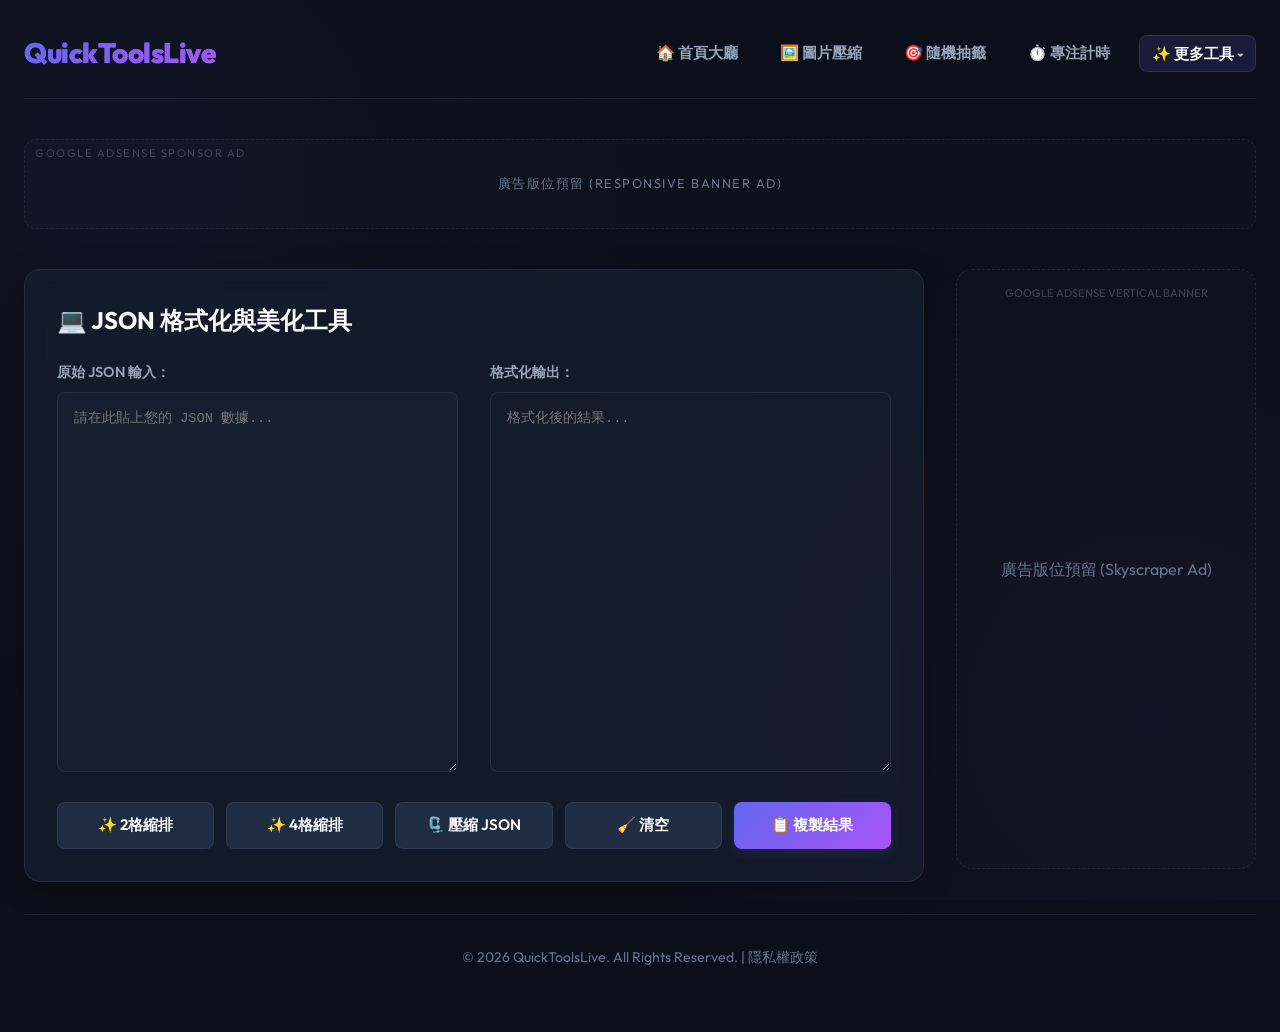
<file: json-formatter.html>
<!DOCTYPE html>
<html lang="zh-TW">
<head>
  <meta charset="UTF-8">
  <meta name="viewport" content="width=device-width, initial-scale=1.0">
  <title>JSON 格式化與美化工具 - DevTextHelper | QuickToolsLive</title>
  <meta name="description" content="免費線上 JSON 格式化、校正、壓縮與美化工具。支援大括號比對、縮排格式調整與錯誤提示，100% 離線運行保障數據安全性。">
  <link rel="canonical" href="https://www.quicktoolslive.com/json-formatter.html">
  <link rel="preconnect" href="https://fonts.googleapis.com">
  <link rel="preconnect" href="https://fonts.gstatic.com" crossorigin>
  <link href="https://fonts.googleapis.com/css2?family=Inter:wght@400;500;600;700&family=Outfit:wght@400;500;600;700;800&display=swap" rel="stylesheet">
  <link rel="stylesheet" href="styles.css">
</head>
<body>
  <div class="app-container">
    <header>
      <div class="logo-section">
        <h1><a href="index.html" style="text-decoration:none; color:inherit; background:var(--accent-gradient); -webkit-background-clip:text; -webkit-text-fill-color:transparent;">QuickToolsLive</a></h1>
      </div>
      <nav class="nav-links">
        <a href="index.html" class="nav-link">🏠 首頁大廳</a>
        <a href="image-compressor.html" class="nav-link">🖼️ 圖片壓縮</a>
        <a href="random-picker.html" class="nav-link">🎯 隨機抽籤</a>
        <a href="focus-timer.html" class="nav-link">⏱️ 專注計時</a>
        <div class="dropdown">
          <a href="#" class="nav-link dropdown-toggle active">✨ 更多工具</a>
          <div class="dropdown-content">
            <a href="word-counter.html">✍️ 字數統計器</a>
            <a href="password-generator.html">🔒 密碼產生器</a>
            <a href="json-formatter.html" class="active">💻 JSON 格式化</a>
            <a href="css-generator.html">🎨 CSS 陰影與玻璃</a>
            <a href="qr-code.html">📱 QR Code 產生器</a>
            <a href="unit-converter.html">⚖️ 單位換算器</a>
            <a href="color-converter.html">🌈 色彩代碼轉換</a>
            <a href="base64-converter.html">🔑 Base64 編解碼</a>
            <a href="date-calculator.html">📅 日期計算器</a>
            <a href="speech-assistant.html">🗣️ 語音助理</a>
          </div>
        </div>
      </nav>
    </header>

    <div class="ad-banner">
      <span>廣告版位預留 (Responsive Banner Ad)</span>
    </div>

    <div class="main-grid">
      <div class="workspace">
        <div class="glass-card">
          <h2 style="margin-bottom: 1.5rem;">💻 JSON 格式化與美化工具</h2>
          
          <div id="error-box" class="glass-card" style="background:rgba(239,68,68,0.1); border-color:var(--error); padding:0.75rem 1.25rem; display:none; margin-bottom:1rem; color:var(--error); font-size:0.9rem;">
            ❌ JSON 格式錯誤
          </div>

          <div class="picker-layout" style="grid-template-columns: 1fr 1fr;">
            <div>
              <div style="font-weight:600; margin-bottom:0.5rem; font-size:0.9rem; color:var(--text-secondary);">原始 JSON 輸入：</div>
              <textarea id="json-input" class="textarea-custom" placeholder="請在此貼上您的 JSON 數據..." style="min-height: 380px; font-family:monospace; font-size:0.85rem;"></textarea>
            </div>
            <div>
              <div style="font-weight:600; margin-bottom:0.5rem; font-size:0.9rem; color:var(--text-secondary);">格式化輸出：</div>
              <textarea id="json-output" class="textarea-custom" readonly placeholder="格式化後的結果..." style="min-height: 380px; font-family:monospace; font-size:0.85rem; background:rgba(255,255,255,0.01);"></textarea>
            </div>
          </div>

          <div style="display:grid; grid-template-columns: repeat(auto-fit, minmax(110px, 1fr)); gap:0.75rem; margin-top:1.5rem;">
            <button class="btn btn-secondary" id="btn-format-2">✨ 2格縮排</button>
            <button class="btn btn-secondary" id="btn-format-4">✨ 4格縮排</button>
            <button class="btn btn-secondary" id="btn-minify">🗜️ 壓縮 JSON</button>
            <button class="btn btn-secondary" id="btn-clear">🧹 清空</button>
            <button class="btn btn-primary" id="btn-copy">📋 複製結果</button>
          </div>
        </div>
      </div>

      <div class="ad-sidebar">
        <div class="ad-skyscraper">
          <span>廣告版位預留 (Skyscraper Ad)</span>
        </div>
      </div>
    </div>

    <footer>
      <p>&copy; 2026 QuickToolsLive. All Rights Reserved. | <a href="privacy.html" style="color:var(--text-muted); text-decoration:none;">隱私權政策</a></p>
    </footer>
  </div>
  <script src="json-formatter.js"></script>
</body>
</html>
</file>
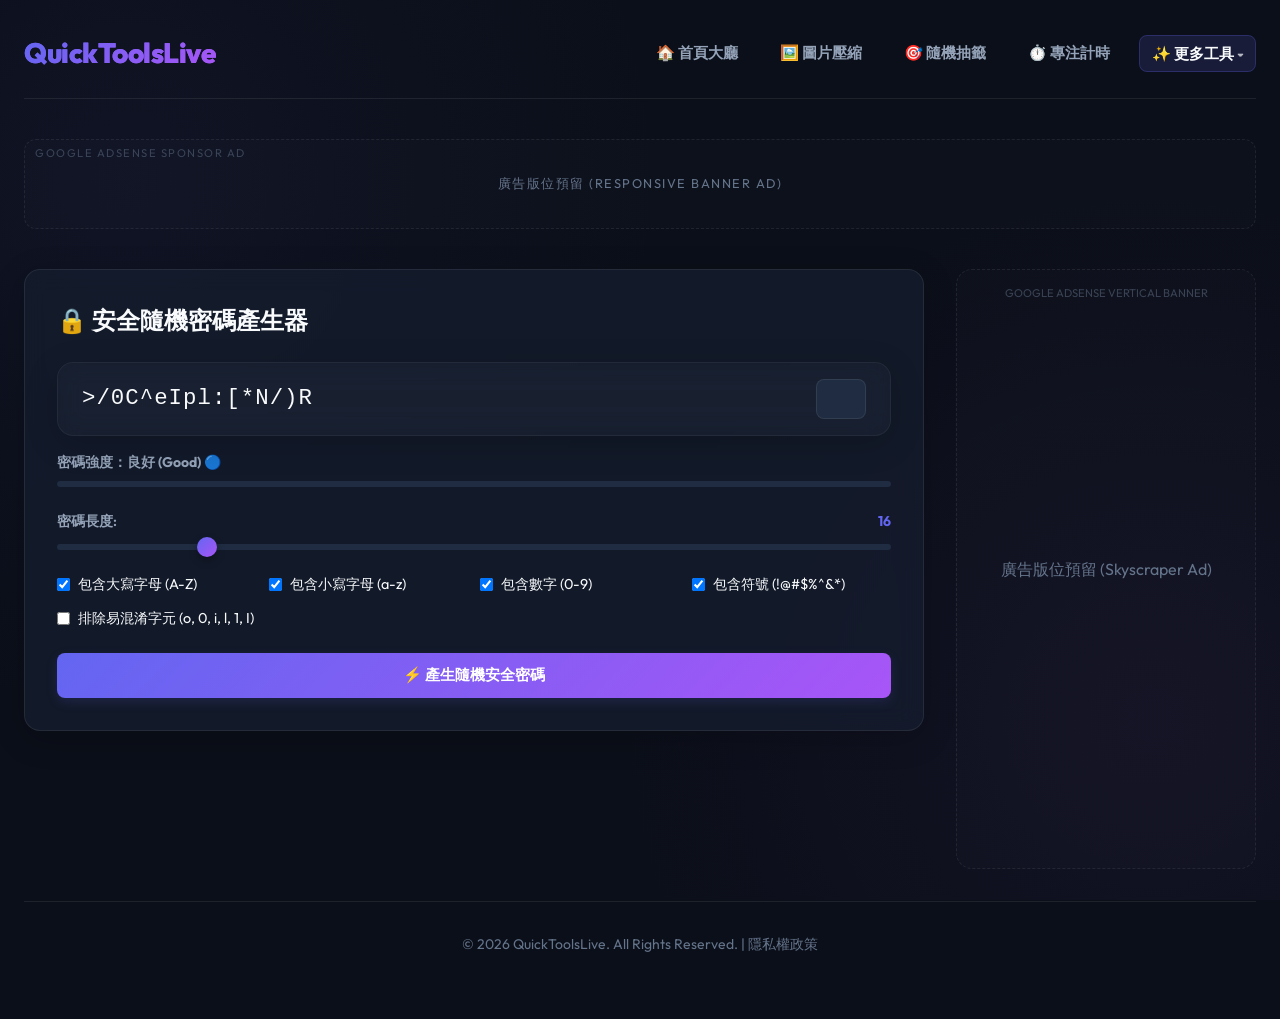
<file: password-generator.html>
<!DOCTYPE html>
<html lang="zh-TW">
<head>
  <meta charset="UTF-8">
  <meta name="viewport" content="width=device-width, initial-scale=1.0">
  <title>安全隨機密碼產生器 - PassGenSec | QuickToolsLive</title>
  <meta name="description" content="免費、安全的線上隨機強密碼產生器。可自訂長度、包含大寫、小寫字母、數字及符號，並進行強度即時檢測，純前端執行不傳輸密碼以保障安全。">
  <link rel="canonical" href="https://www.quicktoolslive.com/password-generator.html">
  <link rel="preconnect" href="https://fonts.googleapis.com">
  <link rel="preconnect" href="https://fonts.gstatic.com" crossorigin>
  <link href="https://fonts.googleapis.com/css2?family=Inter:wght@400;500;600;700&family=Outfit:wght@400;500;600;700;800&display=swap" rel="stylesheet">
  <link rel="stylesheet" href="styles.css">
</head>
<body>
  <div class="app-container">
    <header>
      <div class="logo-section">
        <h1><a href="index.html" style="text-decoration:none; color:inherit; background:var(--accent-gradient); -webkit-background-clip:text; -webkit-text-fill-color:transparent;">QuickToolsLive</a></h1>
      </div>
      <nav class="nav-links">
        <a href="index.html" class="nav-link">🏠 首頁大廳</a>
        <a href="image-compressor.html" class="nav-link">🖼️ 圖片壓縮</a>
        <a href="random-picker.html" class="nav-link">🎯 隨機抽籤</a>
        <a href="focus-timer.html" class="nav-link">⏱️ 專注計時</a>
        <div class="dropdown">
          <a href="#" class="nav-link dropdown-toggle active">✨ 更多工具</a>
          <div class="dropdown-content">
            <a href="word-counter.html">✍️ 字數統計器</a>
            <a href="password-generator.html" class="active">🔒 密碼產生器</a>
            <a href="json-formatter.html">💻 JSON 格式化</a>
            <a href="css-generator.html">🎨 CSS 陰影與玻璃</a>
            <a href="qr-code.html">📱 QR Code 產生器</a>
            <a href="unit-converter.html">⚖️ 單位換算器</a>
            <a href="color-converter.html">🌈 色彩代碼轉換</a>
            <a href="base64-converter.html">🔑 Base64 編解碼</a>
            <a href="date-calculator.html">📅 日期計算器</a>
            <a href="speech-assistant.html">🗣️ 語音助理</a>
          </div>
        </div>
      </nav>
    </header>

    <div class="ad-banner">
      <span>廣告版位預留 (Responsive Banner Ad)</span>
    </div>

    <div class="main-grid">
      <div class="workspace">
        <div class="glass-card">
          <h2 style="margin-bottom: 1.5rem;">🔒 安全隨機密碼產生器</h2>
          
          <div class="glass-card" style="background:rgba(255,255,255,0.02); padding:1rem 1.5rem; display:flex; justify-content:space-between; align-items:center; margin-bottom:1rem; border-color:rgba(255,255,255,0.05);">
            <div id="password-display" style="font-family:monospace; font-size:1.4rem; letter-spacing:1px; word-break:break-all; color:var(--text-primary);">請點擊生成按鈕</div>
            <button class="btn btn-icon" id="btn-copy" title="複製密碼" style="background:var(--bg-tertiary); border:1px solid var(--border-color); width:40px; height:40px;">
              <svg viewBox="0 0 24 24" style="width:20px; height:20px; fill:var(--text-secondary);"><path d="M16 1H4c-1.1 0-2 .9-2 2v14h2V3h12V1zm3 4H8c-1.1 0-2 .9-2 2v14c0 1.1.9 2 2 2h11c1.1 0 2-.9 2-2V7c0-1.1-.9-2-2-2zm0 16H8V7h11v14z"/></svg>
            </button>
          </div>

          <div style="margin-bottom: 1.5rem;">
            <div class="control-label">
              <span>密碼強度：<span id="strength-text" style="font-weight:700;">-</span></span>
            </div>
            <div class="strength-meter">
              <div id="strength-bar" class="strength-bar"></div>
            </div>
          </div>

          <div class="control-group" style="margin-bottom:1.5rem;">
            <div class="control-label">
              <span>密碼長度:</span>
              <span class="value" id="length-val">16</span>
            </div>
            <input type="range" id="password-length" min="6" max="64" value="16">
          </div>

          <div class="checkbox-grid" style="margin-bottom: 1.5rem;">
            <label class="checkbox-label">
              <input type="checkbox" id="opt-upper" checked> 包含大寫字母 (A-Z)
            </label>
            <label class="checkbox-label">
              <input type="checkbox" id="opt-lower" checked> 包含小寫字母 (a-z)
            </label>
            <label class="checkbox-label">
              <input type="checkbox" id="opt-nums" checked> 包含數字 (0-9)
            </label>
            <label class="checkbox-label">
              <input type="checkbox" id="opt-symbols" checked> 包含符號 (!@#$%^&*)
            </label>
            <label class="checkbox-label">
              <input type="checkbox" id="opt-exclude"> 排除易混淆字元 (o, 0, i, l, 1, I)
            </label>
          </div>

          <button class="btn btn-primary" id="btn-generate" style="width:100%;">⚡ 產生隨機安全密碼</button>
        </div>
      </div>

      <div class="ad-sidebar">
        <div class="ad-skyscraper">
          <span>廣告版位預留 (Skyscraper Ad)</span>
        </div>
      </div>
    </div>

    <footer>
      <p>&copy; 2026 QuickToolsLive. All Rights Reserved. | <a href="privacy.html" style="color:var(--text-muted); text-decoration:none;">隱私權政策</a></p>
    </footer>
  </div>
  <script src="password-generator.js"></script>
</body>
</html>
</file>
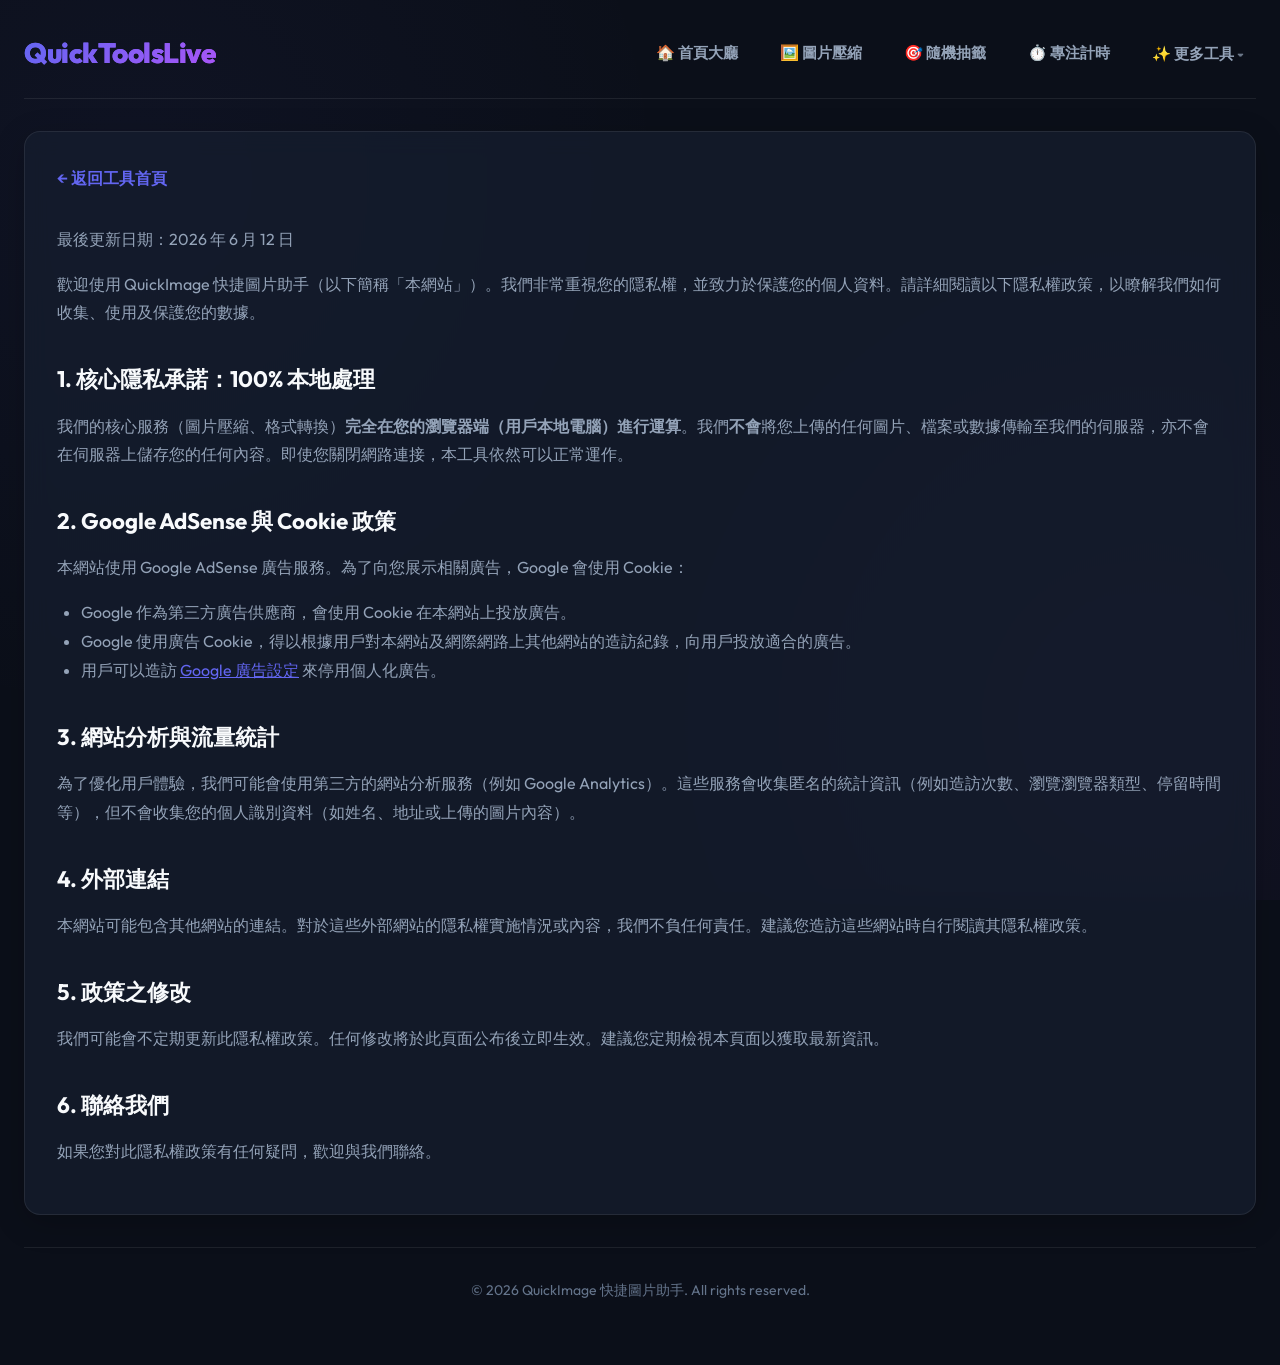
<file: privacy.html>
<!DOCTYPE html>
<html lang="zh-TW">
<head>
  <meta charset="UTF-8">
  <meta name="viewport" content="width=device-width, initial-scale=1.0">
  <title>隱私權政策 - QuickImage 快捷圖片助手</title>
  <link rel="canonical" href="https://www.quicktoolslive.com/privacy.html">
  <link rel="preconnect" href="https://fonts.googleapis.com">
  <link rel="preconnect" href="https://fonts.gstatic.com" crossorigin>
  <link href="https://fonts.googleapis.com/css2?family=Inter:wght@400;500;600;700&family=Outfit:wght@400;500;600;700;800&display=swap" rel="stylesheet">
  <link rel="stylesheet" href="styles.css">
  <style>
    .policy-content {
      line-height: 1.8;
      color: var(--text-secondary);
    }
    .policy-content h2 {
      color: var(--text-primary);
      margin-top: 2rem;
      margin-bottom: 0.75rem;
      font-size: 1.4rem;
    }
    .policy-content ul {
      margin-left: 1.5rem;
      margin-bottom: 1rem;
    }
    .policy-content p {
      margin-bottom: 1rem;
    }
    .back-link {
      display: inline-block;
      margin-bottom: 2rem;
      color: var(--accent-color);
      text-decoration: none;
      font-weight: 600;
    }
    .back-link:hover {
      text-decoration: underline;
    }
  </style>
</head>
<body>
  <div class="app-container">
    <!-- Header with Navigation -->
        <header>
      <div class="logo-section">
        <h1>
          <a href="index.html" style="text-decoration: none; color: inherit; background: var(--accent-gradient); -webkit-background-clip: text; -webkit-text-fill-color: transparent;">QuickToolsLive</a>
        </h1>
      </div>
      <nav class="nav-links">
        <a href="index.html" class="nav-link ">🏠 首頁大廳</a>
        <a href="image-compressor.html" class="nav-link ">🖼️ 圖片壓縮</a>
        <a href="random-picker.html" class="nav-link ">🎯 隨機抽籤</a>
        <a href="focus-timer.html" class="nav-link ">⏱️ 專注計時</a>
        <div class="dropdown">
          <a href="#" class="nav-link dropdown-toggle">✨ 更多工具</a>
          <div class="dropdown-content">
            <a href="word-counter.html">✍️ 字數統計器</a>
            <a href="password-generator.html">🔒 密碼產生器</a>
            <a href="json-formatter.html">💻 JSON 格式化</a>
            <a href="css-generator.html">🎨 CSS 陰影與玻璃</a>
            <a href="qr-code.html">📱 QR Code 產生器</a>
            <a href="unit-converter.html">⚖️ 單位換算器</a>
            <a href="color-converter.html">🌈 色彩代碼轉換</a>
            <a href="base64-converter.html">🔑 Base64 編解碼</a>
            <a href="date-calculator.html">📅 日期計算器</a>
            <a href="speech-assistant.html">🗣️ 語音助理</a>
          </div>
        </div>
      </nav>
    </header>

    <main class="glass-card policy-content">
      <a href="index.html" class="back-link">← 返回工具首頁</a>
      
      <p>最後更新日期：2026 年 6 月 12 日</p>

      <p>歡迎使用 QuickImage 快捷圖片助手（以下簡稱「本網站」）。我們非常重視您的隱私權，並致力於保護您的個人資料。請詳細閱讀以下隱私權政策，以瞭解我們如何收集、使用及保護您的數據。</p>

      <h2>1. 核心隱私承諾：100% 本地處理</h2>
      <p>我們的核心服務（圖片壓縮、格式轉換）<strong>完全在您的瀏覽器端（用戶本地電腦）進行運算</strong>。我們<strong>不會</strong>將您上傳的任何圖片、檔案或數據傳輸至我們的伺服器，亦不會在伺服器上儲存您的任何內容。即使您關閉網路連接，本工具依然可以正常運作。</p>

      <h2>2. Google AdSense 與 Cookie 政策</h2>
      <p>本網站使用 Google AdSense 廣告服務。為了向您展示相關廣告，Google 會使用 Cookie：</p>
      <ul>
        <li>Google 作為第三方廣告供應商，會使用 Cookie 在本網站上投放廣告。</li>
        <li>Google 使用廣告 Cookie，得以根據用戶對本網站及網際網路上其他網站的造訪紀錄，向用戶投放適合的廣告。</li>
        <li>用戶可以造訪 <a href="https://adssettings.google.com" target="_blank" style="color: var(--accent-color);">Google 廣告設定</a> 來停用個人化廣告。</li>
      </ul>

      <h2>3. 網站分析與流量統計</h2>
      <p>為了優化用戶體驗，我們可能會使用第三方的網站分析服務（例如 Google Analytics）。這些服務會收集匿名的統計資訊（例如造訪次數、瀏覽瀏覽器類型、停留時間等），但不會收集您的個人識別資料（如姓名、地址或上傳的圖片內容）。</p>

      <h2>4. 外部連結</h2>
      <p>本網站可能包含其他網站的連結。對於這些外部網站的隱私權實施情況或內容，我們不負任何責任。建議您造訪這些網站時自行閱讀其隱私權政策。</p>

      <h2>5. 政策之修改</h2>
      <p>我們可能會不定期更新此隱私權政策。任何修改將於此頁面公布後立即生效。建議您定期檢視本頁面以獲取最新資訊。</p>

      <h2>6. 聯絡我們</h2>
      <p>如果您對此隱私權政策有任何疑問，歡迎與我們聯絡。</p>
    </main>

    <footer>
      <p>&copy; 2026 QuickImage 快捷圖片助手. All rights reserved.</p>
    </footer>
  </div>
</body>
</html>
</file>
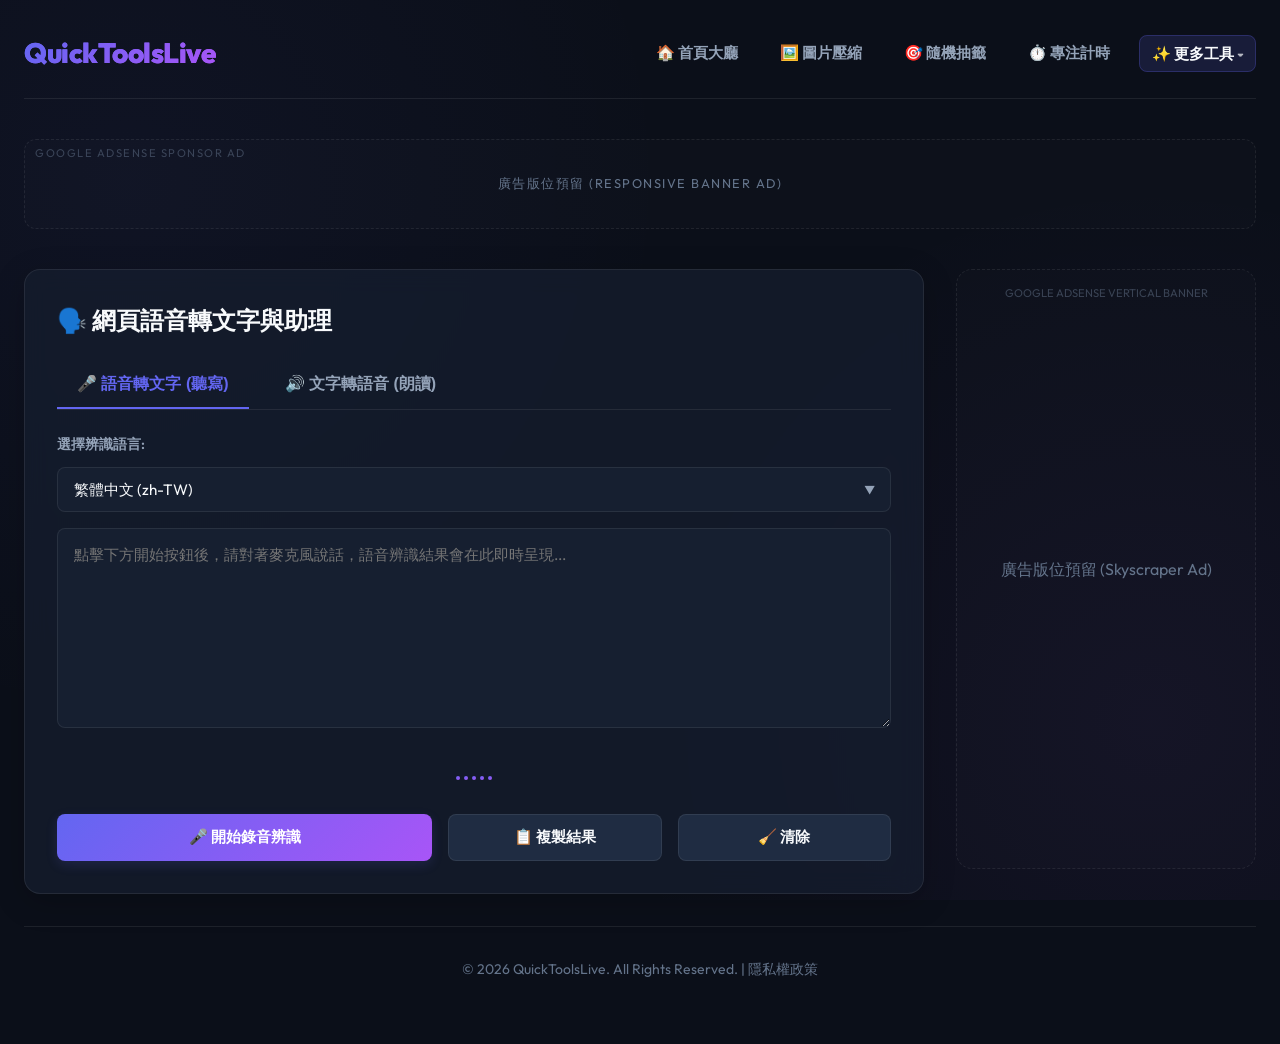
<file: speech-assistant.html>
<!DOCTYPE html>
<html lang="zh-TW">
<head>
  <meta charset="UTF-8">
  <meta name="viewport" content="width=device-width, initial-scale=1.0">
  <title>網頁語音助手與聽寫 - SpeechWeb | QuickToolsLive</title>
  <meta name="description" content="免費線上語音轉文字與文字朗讀助理。利用 HTML5 Web Speech API，不耗任何後端流量，快速聽寫記錄及語音播報，高效率且安全。">
  <link rel="canonical" href="https://www.quicktoolslive.com/speech-assistant.html">
  <link rel="preconnect" href="https://fonts.googleapis.com">
  <link rel="preconnect" href="https://fonts.gstatic.com" crossorigin>
  <link href="https://fonts.googleapis.com/css2?family=Inter:wght@400;500;600;700&family=Outfit:wght@400;500;600;700;800&display=swap" rel="stylesheet">
  <link rel="stylesheet" href="styles.css">
</head>
<body>
  <div class="app-container">
    <header>
      <div class="logo-section">
        <h1><a href="index.html" style="text-decoration:none; color:inherit; background:var(--accent-gradient); -webkit-background-clip:text; -webkit-text-fill-color:transparent;">QuickToolsLive</a></h1>
      </div>
      <nav class="nav-links">
        <a href="index.html" class="nav-link">🏠 首頁大廳</a>
        <a href="image-compressor.html" class="nav-link">🖼️ 圖片壓縮</a>
        <a href="random-picker.html" class="nav-link">🎯 隨機抽籤</a>
        <a href="focus-timer.html" class="nav-link">⏱️ 專注計時</a>
        <div class="dropdown">
          <a href="#" class="nav-link dropdown-toggle active">✨ 更多工具</a>
          <div class="dropdown-content">
            <a href="word-counter.html">✍️ 字數統計器</a>
            <a href="password-generator.html">🔒 密碼產生器</a>
            <a href="json-formatter.html">💻 JSON 格式化</a>
            <a href="css-generator.html">🎨 CSS 陰影與玻璃</a>
            <a href="qr-code.html">📱 QR Code 產生器</a>
            <a href="unit-converter.html">⚖️ 單位換算器</a>
            <a href="color-converter.html">🌈 色彩代碼轉換</a>
            <a href="base64-converter.html">🔑 Base64 編解碼</a>
            <a href="date-calculator.html">📅 日期計算器</a>
            <a href="speech-assistant.html" class="active">🗣️ 語音助理</a>
          </div>
        </div>
      </nav>
    </header>

    <div class="ad-banner">
      <span>廣告版位預留 (Responsive Banner Ad)</span>
    </div>

    <div class="main-grid">
      <div class="workspace">
        <div class="glass-card">
          <h2 style="margin-bottom: 1.5rem;">🗣️ 網頁語音轉文字與助理</h2>
          
          <div class="tabs-header">
            <button class="tab-btn active" id="tab-stt-btn">🎤 語音轉文字 (聽寫)</button>
            <button class="tab-btn" id="tab-tts-btn">🔊 文字轉語音 (朗讀)</button>
          </div>

          <!-- Tab 1: Speech to Text -->
          <div id="tab-stt-content" class="tab-content active">
            <div class="control-group" style="margin-bottom:1rem;">
              <div class="control-label"><span>選擇辨識語言:</span></div>
              <div class="select-wrapper">
                <select id="stt-lang">
                  <option value="zh-TW">繁體中文 (zh-TW)</option>
                  <option value="en-US">英文 (en-US)</option>
                  <option value="ja-JP">日文 (ja-JP)</option>
                </select>
              </div>
            </div>

            <textarea id="stt-output" class="textarea-custom" placeholder="點擊下方開始按鈕後，請對著麥克風說話，語音辨識結果會在此即時呈現..." style="min-height: 200px; margin-bottom:1.5rem;"></textarea>
            
            <div class="speech-wave" id="stt-wave" style="margin-bottom:1rem;">
              <div class="speech-bar-elem"></div>
              <div class="speech-bar-elem"></div>
              <div class="speech-bar-elem"></div>
              <div class="speech-bar-elem"></div>
              <div class="speech-bar-elem"></div>
            </div>

            <div style="display:flex; gap:1rem;">
              <button class="btn btn-primary" id="btn-stt-record" style="flex:2;">🎤 開始錄音辨識</button>
              <button class="btn btn-secondary" id="btn-stt-copy" style="flex:1;">📋 複製結果</button>
              <button class="btn btn-secondary" id="btn-stt-clear" style="flex:1;">🧹 清除</button>
            </div>
          </div>

          <!-- Tab 2: Text to Speech -->
          <div id="tab-tts-content" class="tab-content">
            <textarea id="tts-input" class="textarea-custom" placeholder="請在此輸入要用語音朗讀的文字內容..." style="min-height: 180px; margin-bottom:1rem;">歡迎使用 QuickToolsLive 語音合成助理！這是一個完全在您的瀏覽器端本地合成的語音功能。</textarea>
            
            <div class="picker-layout" style="grid-template-columns: 1fr 1fr; gap:1.5rem; margin-bottom:1.5rem;">
              <div class="control-group">
                <div class="control-label"><span>語速 (Rate):</span> <span class="value" id="tts-rate-val">1.0</span></div>
                <input type="range" id="tts-rate" min="0.5" max="2" step="0.1" value="1">
              </div>
              <div class="control-group">
                <div class="control-label"><span>音高 (Pitch):</span> <span class="value" id="tts-pitch-val">1.0</span></div>
                <input type="range" id="tts-pitch" min="0.5" max="2" step="0.1" value="1">
              </div>
            </div>

            <div style="display:flex; gap:1rem;">
              <button class="btn btn-primary" id="btn-tts-speak" style="flex:2;">🔊 開始播放</button>
              <button class="btn btn-secondary" id="btn-tts-stop" style="flex:1;">⏹️ 停止播放</button>
            </div>
          </div>
        </div>
      </div>

      <div class="ad-sidebar">
        <div class="ad-skyscraper">
          <span>廣告版位預留 (Skyscraper Ad)</span>
        </div>
      </div>
    </div>

    <footer>
      <p>&copy; 2026 QuickToolsLive. All Rights Reserved. | <a href="privacy.html" style="color:var(--text-muted); text-decoration:none;">隱私權政策</a></p>
    </footer>
  </div>
  <script src="speech-assistant.js"></script>
</body>
</html>
</file>
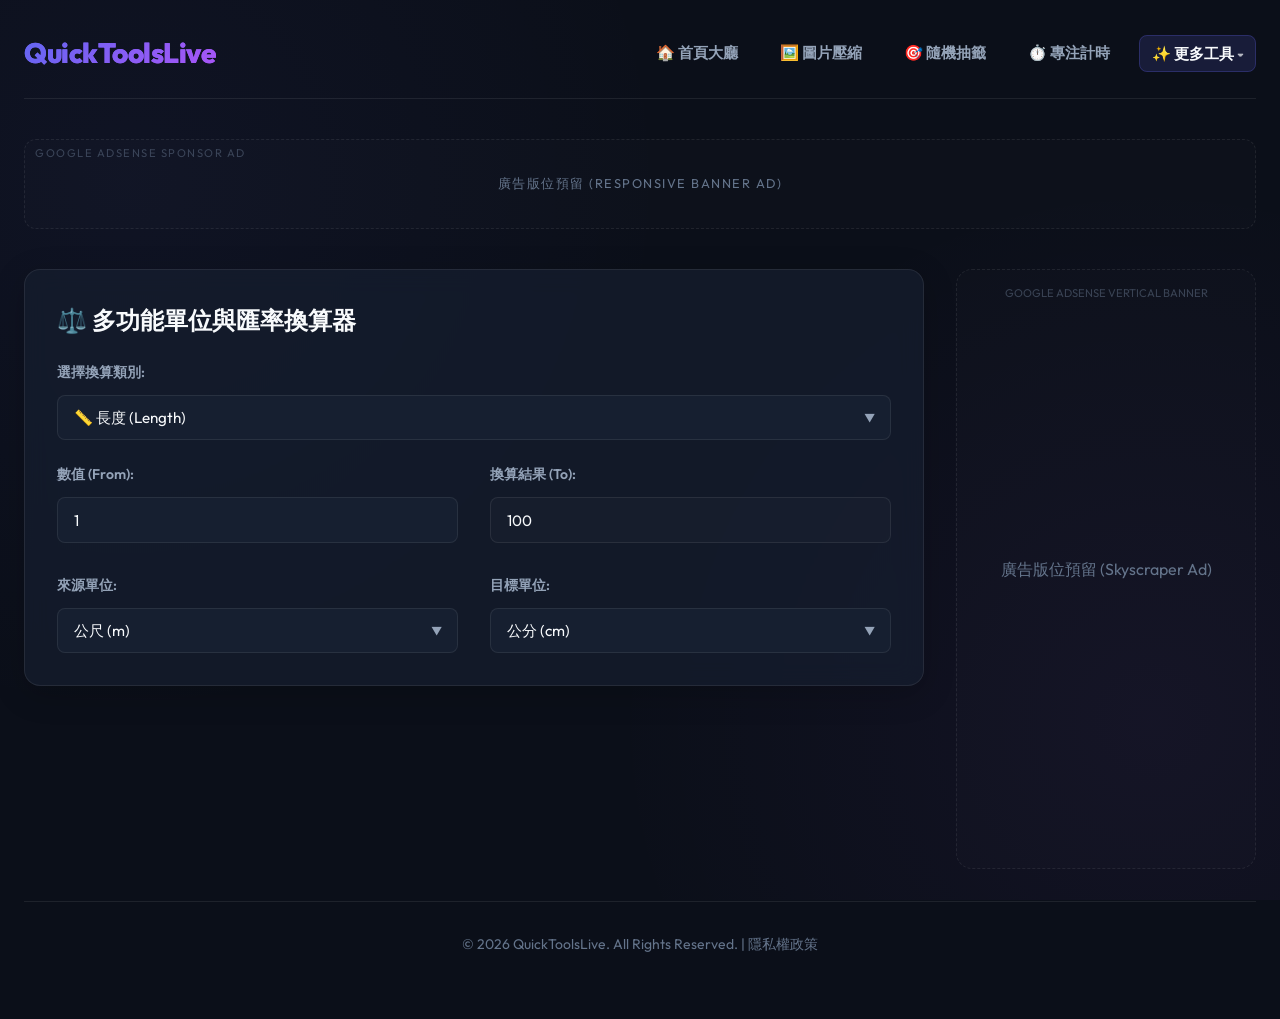
<file: unit-converter.html>
<!DOCTYPE html>
<html lang="zh-TW">
<head>
  <meta charset="UTF-8">
  <meta name="viewport" content="width=device-width, initial-scale=1.0">
  <title>多功能單位與匯率換算器 - UnitConvertAll | QuickToolsLive</title>
  <meta name="description" content="免費、即時的單位換算與外國匯率計算工具。支援長度、重量、溫度與主要國家貨幣（如台幣、美金、日圓、歐元）換算，自動抓取匯率，操作簡單。">
  <link rel="canonical" href="https://www.quicktoolslive.com/unit-converter.html">
  <link rel="preconnect" href="https://fonts.googleapis.com">
  <link rel="preconnect" href="https://fonts.gstatic.com" crossorigin>
  <link href="https://fonts.googleapis.com/css2?family=Inter:wght@400;500;600;700&family=Outfit:wght@400;500;600;700;800&display=swap" rel="stylesheet">
  <link rel="stylesheet" href="styles.css">
</head>
<body>
  <div class="app-container">
    <header>
      <div class="logo-section">
        <h1><a href="index.html" style="text-decoration:none; color:inherit; background:var(--accent-gradient); -webkit-background-clip:text; -webkit-text-fill-color:transparent;">QuickToolsLive</a></h1>
      </div>
      <nav class="nav-links">
        <a href="index.html" class="nav-link">🏠 首頁大廳</a>
        <a href="image-compressor.html" class="nav-link">🖼️ 圖片壓縮</a>
        <a href="random-picker.html" class="nav-link">🎯 隨機抽籤</a>
        <a href="focus-timer.html" class="nav-link">⏱️ 專注計時</a>
        <div class="dropdown">
          <a href="#" class="nav-link dropdown-toggle active">✨ 更多工具</a>
          <div class="dropdown-content">
            <a href="word-counter.html">✍️ 字數統計器</a>
            <a href="password-generator.html">🔒 密碼產生器</a>
            <a href="json-formatter.html">💻 JSON 格式化</a>
            <a href="css-generator.html">🎨 CSS 陰影與玻璃</a>
            <a href="qr-code.html">📱 QR Code 產生器</a>
            <a href="unit-converter.html" class="active">⚖️ 單位換算器</a>
            <a href="color-converter.html">🌈 色彩代碼轉換</a>
            <a href="base64-converter.html">🔑 Base64 編解碼</a>
            <a href="date-calculator.html">📅 日期計算器</a>
            <a href="speech-assistant.html">🗣️ 語音助理</a>
          </div>
        </div>
      </nav>
    </header>

    <div class="ad-banner">
      <span>廣告版位預留 (Responsive Banner Ad)</span>
    </div>

    <div class="main-grid">
      <div class="workspace">
        <div class="glass-card">
          <h2 style="margin-bottom: 1.5rem;">⚖️ 多功能單位與匯率換算器</h2>
          
          <div class="control-group" style="margin-bottom:1.5rem;">
            <div class="control-label"><span>選擇換算類別:</span></div>
            <div class="select-wrapper">
              <select id="convert-category">
                <option value="length">📏 長度 (Length)</option>
                <option value="weight">⚖️ 重量 (Weight)</option>
                <option value="temp">🌡️ 溫度 (Temperature)</option>
                <option value="currency">💵 匯率 (Currency)</option>
              </select>
            </div>
          </div>

          <div class="picker-layout" style="grid-template-columns: 1fr 1fr;">
            <div class="picker-input-area">
              <div class="control-group">
                <div class="control-label"><span>數值 (From):</span></div>
                <input type="number" id="input-val" class="textarea-custom" value="1" style="min-height:46px; padding:0.75rem 1rem;">
              </div>
              <div class="control-group" style="margin-top:1rem;">
                <div class="control-label"><span>來源單位:</span></div>
                <div class="select-wrapper">
                  <select id="unit-from"></select>
                </div>
              </div>
            </div>
            <div class="picker-input-area">
              <div class="control-group">
                <div class="control-label"><span>換算結果 (To):</span></div>
                <input type="number" id="output-val" class="textarea-custom" readonly style="min-height:46px; padding:0.75rem 1rem; background:rgba(255,255,255,0.02);">
              </div>
              <div class="control-group" style="margin-top:1rem;">
                <div class="control-label"><span>目標單位:</span></div>
                <div class="select-wrapper">
                  <select id="unit-to"></select>
                </div>
              </div>
            </div>
          </div>
        </div>
      </div>

      <div class="ad-sidebar">
        <div class="ad-skyscraper">
          <span>廣告版位預留 (Skyscraper Ad)</span>
        </div>
      </div>
    </div>

    <footer>
      <p>&copy; 2026 QuickToolsLive. All Rights Reserved. | <a href="privacy.html" style="color:var(--text-muted); text-decoration:none;">隱私權政策</a></p>
    </footer>
  </div>
  <script src="unit-converter.js"></script>
</body>
</html>
</file>
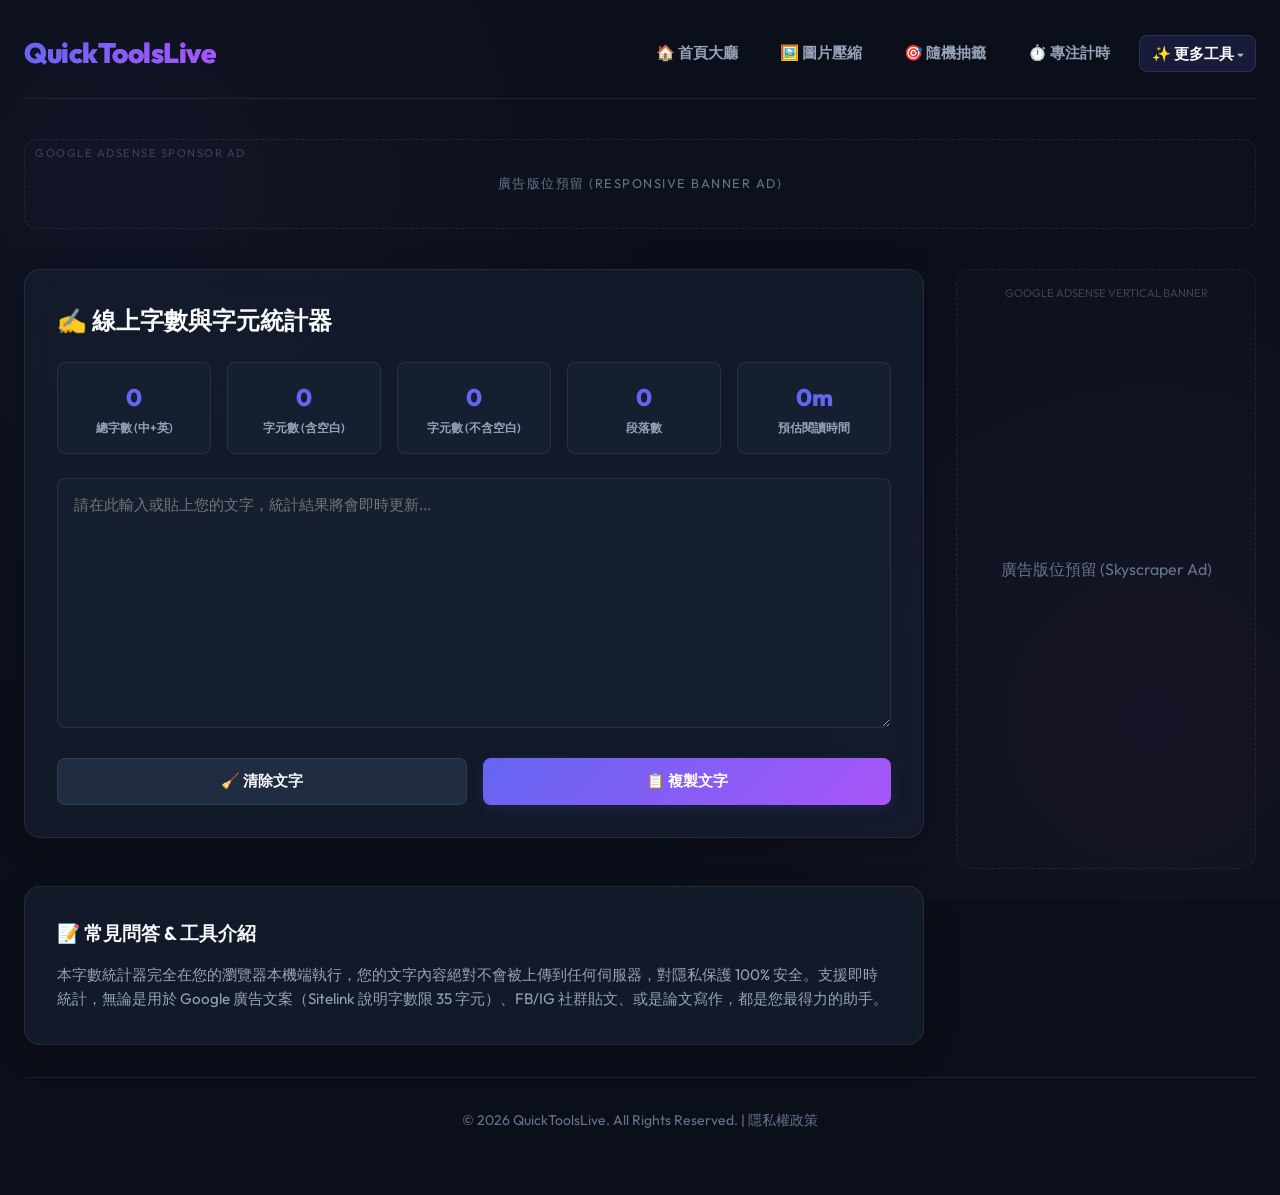
<file: word-counter.html>
<!DOCTYPE html>
<html lang="zh-TW">
<head>
  <meta charset="UTF-8">
  <meta name="viewport" content="width=device-width, initial-scale=1.0">
  <title>線上字數統計器 - WordCounterPro | QuickToolsLive</title>
  <meta name="description" content="免費、即時的線上字數統計與字元計數工具。支援中文字數、英文單字量、段落、空白字元統計，並估算閱讀時間與關鍵字頻率，100% 在本機執行保護您的隱私。">
  <link rel="canonical" href="https://www.quicktoolslive.com/word-counter.html">
  <link rel="preconnect" href="https://fonts.googleapis.com">
  <link rel="preconnect" href="https://fonts.gstatic.com" crossorigin>
  <link href="https://fonts.googleapis.com/css2?family=Inter:wght@400;500;600;700&family=Outfit:wght@400;500;600;700;800&display=swap" rel="stylesheet">
  <link rel="stylesheet" href="styles.css">
</head>
<body>
  <div class="app-container">
    <header>
      <div class="logo-section">
        <h1><a href="index.html" style="text-decoration:none; color:inherit; background:var(--accent-gradient); -webkit-background-clip:text; -webkit-text-fill-color:transparent;">QuickToolsLive</a></h1>
      </div>
      <nav class="nav-links">
        <a href="index.html" class="nav-link">🏠 首頁大廳</a>
        <a href="image-compressor.html" class="nav-link">🖼️ 圖片壓縮</a>
        <a href="random-picker.html" class="nav-link">🎯 隨機抽籤</a>
        <a href="focus-timer.html" class="nav-link">⏱️ 專注計時</a>
        <div class="dropdown">
          <a href="#" class="nav-link dropdown-toggle active">✨ 更多工具</a>
          <div class="dropdown-content">
            <a href="word-counter.html" class="active">✍️ 字數統計器</a>
            <a href="password-generator.html">🔒 密碼產生器</a>
            <a href="json-formatter.html">💻 JSON 格式化</a>
            <a href="css-generator.html">🎨 CSS 陰影與玻璃</a>
            <a href="qr-code.html">📱 QR Code 產生器</a>
            <a href="unit-converter.html">⚖️ 單位換算器</a>
            <a href="color-converter.html">🌈 色彩代碼轉換</a>
            <a href="base64-converter.html">🔑 Base64 編解碼</a>
            <a href="date-calculator.html">📅 日期計算器</a>
            <a href="speech-assistant.html">🗣️ 語音助理</a>
          </div>
        </div>
      </nav>
    </header>

    <div class="ad-banner">
      <span>廣告版位預留 (Responsive Banner Ad)</span>
    </div>

    <div class="main-grid">
      <div class="workspace">
        <div class="glass-card">
          <h2 style="margin-bottom: 1.5rem;">✍️ 線上字數與字元統計器</h2>
          <div class="stats-grid">
            <div class="stat-card">
              <div class="stat-val" id="stat-words">0</div>
              <div class="stat-lbl">總字數 (中+英)</div>
            </div>
            <div class="stat-card">
              <div class="stat-val" id="stat-chars-space">0</div>
              <div class="stat-lbl">字元數 (含空白)</div>
            </div>
            <div class="stat-card">
              <div class="stat-val" id="stat-chars-nospace">0</div>
              <div class="stat-lbl">字元數 (不含空白)</div>
            </div>
            <div class="stat-card">
              <div class="stat-val" id="stat-paragraphs">0</div>
              <div class="stat-lbl">段落數</div>
            </div>
            <div class="stat-card">
              <div class="stat-val" id="stat-readtime">0m</div>
              <div class="stat-lbl">預估閱讀時間</div>
            </div>
          </div>
          <textarea id="word-input" class="textarea-custom" placeholder="請在此輸入或貼上您的文字，統計結果將會即時更新..." style="min-height: 250px; margin-bottom: 1.5rem;"></textarea>
          <div style="display:flex; gap:1rem;">
            <button class="btn btn-secondary" id="btn-clear" style="flex:1;">🧹 清除文字</button>
            <button class="btn btn-primary" id="btn-copy" style="flex:1;">📋 複製文字</button>
          </div>
        </div>

        <div class="glass-card" style="margin-top: 1.5rem;">
          <h3 style="margin-bottom: 1rem;">📝 常見問答 & 工具介紹</h3>
          <p style="color:var(--text-secondary); line-height:1.6; font-size:0.95rem;">
            本字數統計器完全在您的瀏覽器本機端執行，您的文字內容絕對不會被上傳到任何伺服器，對隱私保護 100% 安全。支援即時統計，無論是用於 Google 廣告文案（Sitelink 說明字數限 35 字元）、FB/IG 社群貼文、或是論文寫作，都是您最得力的助手。
          </p>
        </div>
      </div>

      <div class="ad-sidebar">
        <div class="ad-skyscraper">
          <span>廣告版位預留 (Skyscraper Ad)</span>
        </div>
      </div>
    </div>

    <footer>
      <p>&copy; 2026 QuickToolsLive. All Rights Reserved. | <a href="privacy.html" style="color:var(--text-muted); text-decoration:none;">隱私權政策</a></p>
    </footer>
  </div>
  <script src="word-counter.js"></script>
</body>
</html>
</file>
<file: styles.css>
/* Design System & Tokens */
:root {
  --bg-primary: #0b0f19;
  --bg-secondary: #161f30;
  --bg-tertiary: #1f2c42;
  --accent-color: #6366f1; /* Indigo */
  --accent-gradient: linear-gradient(135deg, #6366f1 0%, #a855f7 100%);
  --accent-glow: rgba(99, 102, 241, 0.15);
  
  --text-primary: #f8fafc;
  --text-secondary: #94a3b8;
  --text-muted: #64748b;
  
  --border-color: rgba(255, 255, 255, 0.08);
  --border-focus: rgba(99, 102, 241, 0.4);
  
  --success: #10b981;
  --error: #ef4444;
  --warning: #f59e0b;
  
  --radius-lg: 16px;
  --radius-md: 12px;
  --radius-sm: 8px;
  
  --transition-fast: 0.2s cubic-bezier(0.4, 0, 0.2, 1);
  --transition-normal: 0.3s cubic-bezier(0.4, 0, 0.2, 1);
}

/* Reset & Base Styles */
* {
  box-sizing: border-box;
  margin: 0;
  padding: 0;
}

body {
  font-family: 'Outfit', 'Inter', -apple-system, BlinkMacSystemFont, "Segoe UI", Roboto, Helvetica, Arial, sans-serif;
  background-color: var(--bg-primary);
  color: var(--text-primary);
  line-height: 1.5;
  -webkit-font-smoothing: antialiased;
  overflow-x: hidden;
  background-image: 
    radial-gradient(circle at 10% 20%, rgba(99, 102, 241, 0.05) 0%, transparent 40%),
    radial-gradient(circle at 90% 80%, rgba(168, 85, 247, 0.05) 0%, transparent 40%);
  background-attachment: fixed;
}

/* Scrollbar */
::-webkit-scrollbar {
  width: 8px;
  height: 8px;
}
::-webkit-scrollbar-track {
  background: var(--bg-primary);
}
::-webkit-scrollbar-thumb {
  background: var(--bg-tertiary);
  border-radius: 4px;
}
::-webkit-scrollbar-thumb:hover {
  background: var(--accent-color);
}

/* Layout */
.app-container {
  max-width: 1400px;
  margin: 0 auto;
  padding: 2rem 1.5rem;
  display: flex;
  flex-direction: column;
  gap: 2rem;
  min-height: 100vh;
}

header {
  display: flex;
  justify-content: space-between;
  align-items: center;
  border-bottom: 1px solid var(--border-color);
  padding-bottom: 1.5rem;
}

.logo-section h1 {
  font-size: 1.75rem;
  font-weight: 800;
  background: var(--accent-gradient);
  -webkit-background-clip: text;
  -webkit-text-fill-color: transparent;
  letter-spacing: -0.5px;
}

.logo-section p {
  color: var(--text-secondary);
  font-size: 0.9rem;
  margin-top: 0.25rem;
}

/* Ad Placement Placeholder (For AdSense simulation) */
.ad-banner {
  background: rgba(255, 255, 255, 0.01);
  border: 1px dashed var(--border-color);
  border-radius: var(--radius-md);
  display: flex;
  align-items: center;
  justify-content: center;
  color: var(--text-muted);
  font-size: 0.8rem;
  text-transform: uppercase;
  letter-spacing: 1.5px;
  padding: 1.5rem;
  text-align: center;
  min-height: 90px;
  margin: 0.5rem 0;
  transition: var(--transition-normal);
  position: relative;
  overflow: hidden;
}

.ad-banner::before {
  content: 'Google AdSense Sponsor Ad';
  position: absolute;
  font-size: 0.7rem;
  top: 5px;
  left: 10px;
  opacity: 0.5;
}

.ad-banner:hover {
  border-color: rgba(99, 102, 241, 0.3);
  background: rgba(99, 102, 241, 0.01);
}

/* Main Content Grid */
.main-grid {
  display: grid;
  grid-template-columns: 1fr 300px;
  gap: 2rem;
}

@media (max-width: 1024px) {
  .main-grid {
    grid-template-columns: 1fr;
  }
  .ad-sidebar {
    display: none;
  }
}

/* Tool Workspace */
.workspace {
  display: flex;
  flex-direction: column;
  gap: 1.5rem;
}

/* Glass Card */
.glass-card {
  background: rgba(22, 31, 48, 0.7);
  backdrop-filter: blur(12px);
  -webkit-backdrop-filter: blur(12px);
  border: 1px solid var(--border-color);
  border-radius: var(--radius-lg);
  padding: 2rem;
  box-shadow: 0 8px 32px 0 rgba(0, 0, 0, 0.2);
}

/* Drag and Drop Zone */
.dropzone {
  border: 2px dashed rgba(99, 102, 241, 0.3);
  border-radius: var(--radius-md);
  padding: 3.5rem 2rem;
  text-align: center;
  cursor: pointer;
  background: rgba(99, 102, 241, 0.02);
  transition: all 0.3s cubic-bezier(0.25, 0.8, 0.25, 1);
  display: flex;
  flex-direction: column;
  align-items: center;
  justify-content: center;
  gap: 1rem;
}

.dropzone.dragover {
  border-color: #a855f7;
  background: rgba(168, 85, 247, 0.06);
  box-shadow: 0 0 20px var(--accent-glow);
  transform: scale(0.995);
}

.dropzone-icon {
  width: 64px;
  height: 64px;
  background: var(--accent-gradient);
  border-radius: 50%;
  display: flex;
  align-items: center;
  justify-content: center;
  box-shadow: 0 8px 16px var(--accent-glow);
  transition: var(--transition-normal);
}

.dropzone:hover .dropzone-icon {
  transform: translateY(-5px) scale(1.05);
}

.dropzone-icon svg {
  width: 28px;
  height: 28px;
  fill: #fff;
}

.dropzone h3 {
  font-size: 1.25rem;
  font-weight: 600;
}

.dropzone p {
  color: var(--text-secondary);
  font-size: 0.875rem;
}

.file-input {
  display: none;
}

/* Controls Panel */
.controls-panel {
  display: grid;
  grid-template-columns: 1fr 1fr;
  gap: 1.5rem;
  align-items: center;
}

@media (max-width: 640px) {
  .controls-panel {
    grid-template-columns: 1fr;
  }
}

.control-group {
  display: flex;
  flex-direction: column;
  gap: 0.75rem;
}

.control-label {
  font-size: 0.875rem;
  font-weight: 600;
  color: var(--text-secondary);
  display: flex;
  justify-content: space-between;
}

.control-label span.value {
  color: var(--accent-color);
  font-weight: 700;
}

/* Range Input Styling */
input[type="range"] {
  -webkit-appearance: none;
  width: 100%;
  height: 6px;
  background: var(--bg-tertiary);
  border-radius: 3px;
  outline: none;
}

input[type="range"]::-webkit-slider-thumb {
  -webkit-appearance: none;
  width: 20px;
  height: 20px;
  border-radius: 50%;
  background: var(--accent-gradient);
  cursor: pointer;
  box-shadow: 0 4px 8px rgba(0, 0, 0, 0.3);
  transition: var(--transition-fast);
}

input[type="range"]::-webkit-slider-thumb:hover {
  transform: scale(1.2);
}

/* Select Styling */
.select-wrapper {
  position: relative;
}

select {
  width: 100%;
  padding: 0.75rem 1rem;
  background: var(--bg-secondary);
  border: 1px solid var(--border-color);
  border-radius: var(--radius-sm);
  color: var(--text-primary);
  font-family: inherit;
  font-size: 0.95rem;
  outline: none;
  cursor: pointer;
  appearance: none;
  transition: var(--transition-fast);
}

select:focus {
  border-color: var(--accent-color);
  box-shadow: 0 0 0 3px var(--accent-glow);
}

.select-wrapper::after {
  content: '▼';
  font-size: 0.7rem;
  color: var(--text-secondary);
  position: absolute;
  right: 1rem;
  top: 50%;
  transform: translateY(-50%);
  pointer-events: none;
}

/* Button Component */
.btn {
  display: inline-flex;
  align-items: center;
  justify-content: center;
  gap: 0.5rem;
  padding: 0.75rem 1.5rem;
  border-radius: var(--radius-sm);
  font-family: inherit;
  font-weight: 600;
  font-size: 0.95rem;
  cursor: pointer;
  border: none;
  transition: var(--transition-normal);
  text-decoration: none;
}

.btn-primary {
  background: var(--accent-gradient);
  color: #fff;
  box-shadow: 0 4px 12px var(--accent-glow);
}

.btn-primary:hover {
  transform: translateY(-2px);
  box-shadow: 0 6px 18px rgba(99, 102, 241, 0.3);
}

.btn-primary:active {
  transform: translateY(0);
}

.btn-secondary {
  background: var(--bg-tertiary);
  color: var(--text-primary);
  border: 1px solid var(--border-color);
}

.btn-secondary:hover {
  background: rgba(255, 255, 255, 0.05);
}

/* File Queue / Results Area */
.queue-header {
  display: flex;
  justify-content: space-between;
  align-items: center;
  margin-bottom: 1.5rem;
}

.queue-title {
  font-size: 1.25rem;
  font-weight: 700;
}

.file-list {
  display: flex;
  flex-direction: column;
  gap: 1rem;
}

/* Image Card Component */
.file-card {
  background: var(--bg-secondary);
  border: 1px solid var(--border-color);
  border-radius: var(--radius-md);
  padding: 1.25rem;
  display: grid;
  grid-template-columns: 80px 1fr auto;
  gap: 1.5rem;
  align-items: center;
  animation: slideIn var(--transition-normal) forwards;
}

@keyframes slideIn {
  from { opacity: 0; transform: translateY(10px); }
  to { opacity: 1; transform: translateY(0); }
}

.file-preview {
  width: 80px;
  height: 80px;
  border-radius: var(--radius-sm);
  overflow: hidden;
  background: var(--bg-tertiary);
  display: flex;
  align-items: center;
  justify-content: center;
  border: 1px solid var(--border-color);
  position: relative;
}

.file-preview img {
  max-width: 100%;
  max-height: 100%;
  object-fit: cover;
}

.file-info {
  display: flex;
  flex-direction: column;
  gap: 0.35rem;
}

.file-name {
  font-weight: 600;
  white-space: nowrap;
  overflow: hidden;
  text-overflow: ellipsis;
  max-width: 300px;
}

.file-meta {
  display: flex;
  gap: 1rem;
  font-size: 0.8rem;
  color: var(--text-secondary);
}

.badge {
  padding: 0.15rem 0.5rem;
  border-radius: 4px;
  font-weight: 700;
  font-size: 0.75rem;
}

.badge-original {
  background: rgba(255, 255, 255, 0.06);
  color: var(--text-secondary);
}

.badge-success {
  background: rgba(16, 185, 129, 0.15);
  color: var(--success);
}

.badge-saving {
  background: var(--accent-glow);
  color: var(--accent-color);
}

.file-actions {
  display: flex;
  gap: 0.75rem;
  align-items: center;
}

.btn-icon {
  width: 36px;
  height: 36px;
  border-radius: var(--radius-sm);
  background: var(--bg-tertiary);
  border: 1px solid var(--border-color);
  display: flex;
  align-items: center;
  justify-content: center;
  cursor: pointer;
  transition: var(--transition-fast);
}

.btn-icon:hover {
  background: rgba(239, 68, 68, 0.1);
  border-color: rgba(239, 68, 68, 0.3);
}

.btn-icon:hover svg {
  fill: var(--error);
}

.btn-icon svg {
  width: 18px;
  height: 18px;
  fill: var(--text-secondary);
  transition: var(--transition-fast);
}

/* Sidebar Ads (Simulating Google AdSense Display Ads) */
.ad-sidebar {
  display: flex;
  flex-direction: column;
  gap: 1.5rem;
}

.ad-skyscraper {
  background: rgba(255, 255, 255, 0.01);
  border: 1px dashed var(--border-color);
  border-radius: var(--radius-lg);
  padding: 2rem 1rem;
  min-height: 600px;
  display: flex;
  flex-direction: column;
  justify-content: center;
  align-items: center;
  color: var(--text-muted);
  text-align: center;
  position: relative;
  overflow: hidden;
}

.ad-skyscraper::before {
  content: 'Google AdSense Vertical Banner';
  position: absolute;
  font-size: 0.7rem;
  top: 15px;
  left: 0;
  right: 0;
  opacity: 0.5;
  text-transform: uppercase;
}

.ad-skyscraper:hover {
  border-color: rgba(99, 102, 241, 0.3);
  background: rgba(99, 102, 241, 0.01);
}

/* About & FAQ section */
.about-section {
  display: grid;
  grid-template-columns: 1fr 1fr;
  gap: 2.5rem;
  margin-top: 2rem;
  border-top: 1px solid var(--border-color);
  padding-top: 3rem;
}

@media (max-width: 768px) {
  .about-section {
    grid-template-columns: 1fr;
  }
}

.about-item h3 {
  font-size: 1.2rem;
  margin-bottom: 0.75rem;
  color: var(--text-primary);
}

.about-item p {
  color: var(--text-secondary);
  font-size: 0.95rem;
  line-height: 1.6;
}

/* Footer */
footer {
  text-align: center;
  color: var(--text-muted);
  font-size: 0.875rem;
  padding: 2rem 0;
  border-top: 1px solid var(--border-color);
}

/* Global Navigation Styles */
.nav-links {
  display: flex;
  gap: 1rem;
  align-items: center;
}

.nav-link {
  color: var(--text-secondary);
  text-decoration: none;
  font-weight: 600;
  font-size: 0.95rem;
  transition: var(--transition-fast);
  padding: 0.5rem 0.75rem;
  border-radius: var(--radius-sm);
  border: 1px solid transparent;
}

.nav-link:hover {
  color: var(--text-primary);
  background: rgba(255, 255, 255, 0.05);
}

.nav-link.active {
  color: var(--text-primary);
  background: var(--accent-glow);
  border-color: rgba(99, 102, 241, 0.25);
}

@media (max-width: 768px) {
  header {
    flex-direction: column;
    gap: 1rem;
    text-align: center;
  }
  .nav-links {
    flex-wrap: wrap;
    justify-content: center;
    gap: 0.5rem;
  }
}

/* Random Picker Styles */
.tabs-header {
  display: flex;
  gap: 1rem;
  border-bottom: 1px solid var(--border-color);
  margin-bottom: 1.5rem;
}

.tab-btn {
  background: none;
  border: none;
  color: var(--text-secondary);
  padding: 0.75rem 1.25rem;
  font-weight: 600;
  font-size: 1rem;
  cursor: pointer;
  border-bottom: 2px solid transparent;
  transition: var(--transition-fast);
}

.tab-btn:hover {
  color: var(--text-primary);
}

.tab-btn.active {
  color: var(--accent-color);
  border-bottom-color: var(--accent-color);
}

.tab-content {
  display: none;
}

.tab-content.active {
  display: block;
}

.picker-layout {
  display: grid;
  grid-template-columns: 1fr 340px;
  gap: 2rem;
}

@media (max-width: 768px) {
  .picker-layout {
    grid-template-columns: 1fr;
  }
}

.wheel-container {
  position: relative;
  width: 300px;
  height: 300px;
  margin: 0 auto 1.5rem auto;
}

.wheel-pointer {
  position: absolute;
  top: -15px;
  left: 50%;
  transform: translateX(-50%);
  width: 30px;
  height: 30px;
  background: #ff4757;
  clip-path: polygon(50% 100%, 0 0, 100% 0);
  z-index: 10;
  filter: drop-shadow(0 2px 4px rgba(0, 0, 0, 0.3));
}

#wheel-canvas {
  width: 100%;
  height: 100%;
  border-radius: 50%;
  box-shadow: 0 8px 32px rgba(0, 0, 0, 0.3);
}

.wheel-center-pin {
  position: absolute;
  top: 50%;
  left: 50%;
  transform: translate(-50%, -50%);
  width: 50px;
  height: 50px;
  background: #fff;
  border-radius: 50%;
  z-index: 5;
  box-shadow: 0 4px 10px rgba(0, 0, 0, 0.3);
  display: flex;
  align-items: center;
  justify-content: center;
  font-weight: 800;
  color: var(--bg-primary);
  font-size: 0.9rem;
  cursor: pointer;
  transition: var(--transition-fast);
}

.wheel-center-pin:hover {
  transform: translate(-50%, -50%) scale(1.1);
  background: var(--text-primary);
  box-shadow: 0 6px 15px rgba(99, 102, 241, 0.4);
}

.picker-input-area {
  display: flex;
  flex-direction: column;
  gap: 1rem;
}

.textarea-custom {
  width: 100%;
  min-height: 160px;
  background: var(--bg-secondary);
  border: 1px solid var(--border-color);
  border-radius: var(--radius-sm);
  color: var(--text-primary);
  padding: 1rem;
  font-family: inherit;
  font-size: 0.95rem;
  outline: none;
  resize: vertical;
  transition: var(--transition-fast);
}

.textarea-custom:focus {
  border-color: var(--accent-color);
  box-shadow: 0 0 0 3px var(--accent-glow);
}

.winner-display {
  background: var(--accent-glow);
  border: 2px solid var(--accent-color);
  border-radius: var(--radius-md);
  padding: 1.5rem;
  text-align: center;
  margin-top: 1.5rem;
  animation: popIn 0.3s cubic-bezier(0.175, 0.885, 0.32, 1.275);
}

@keyframes popIn {
  from { transform: scale(0.8); opacity: 0; }
  to { transform: scale(1); opacity: 1; }
}

.winner-name {
  font-size: 2.25rem;
  font-weight: 800;
  background: var(--accent-gradient);
  -webkit-background-clip: text;
  -webkit-text-fill-color: transparent;
  margin: 0.5rem 0;
}

/* Focus Timer Styles */
.timer-container {
  display: flex;
  flex-direction: column;
  align-items: center;
  justify-content: center;
  padding: 2rem 1.5rem;
  text-align: center;
}

.timer-circle-wrap {
  position: relative;
  width: 280px;
  height: 280px;
  margin-bottom: 2rem;
}

.timer-circle-svg {
  width: 100%;
  height: 100%;
  transform: rotate(-90deg);
}

.timer-circle-bg {
  fill: none;
  stroke: var(--bg-tertiary);
  stroke-width: 6;
}

.timer-circle-progress {
  fill: none;
  stroke: url(#timer-gradient);
  stroke-width: 6;
  stroke-linecap: round;
  stroke-dasharray: 816.8; /* 2 * PI * r (r=130) */
  stroke-dashoffset: 0;
  transition: stroke-dashoffset 0.1s linear;
}

.timer-display {
  position: absolute;
  top: 50%;
  left: 50%;
  transform: translate(-50%, -50%);
  display: flex;
  flex-direction: column;
  align-items: center;
}

.timer-time {
  font-size: 3.5rem;
  font-weight: 800;
  letter-spacing: -1px;
  font-family: monospace;
}

.timer-state {
  font-size: 0.875rem;
  font-weight: 700;
  letter-spacing: 2px;
  color: var(--text-secondary);
  text-transform: uppercase;
  margin-top: 0.25rem;
}

.timer-controls {
  display: flex;
  gap: 1rem;
  margin-bottom: 2.5rem;
}

/* Sound Mixer Card */
.mixer-grid {
  display: grid;
  grid-template-columns: repeat(auto-fill, minmax(220px, 1fr));
  gap: 1.5rem;
}

.mixer-item {
  background: var(--bg-secondary);
  border: 1px solid var(--border-color);
  border-radius: var(--radius-md);
  padding: 1rem;
  display: flex;
  align-items: center;
  gap: 1rem;
  transition: var(--transition-fast);
}

.mixer-item:hover {
  border-color: rgba(255, 255, 255, 0.15);
}

.mixer-item.active {
  border-color: var(--accent-color);
  background: rgba(99, 102, 241, 0.05);
}

.mixer-icon {
  font-size: 1.5rem;
}

.mixer-info {
  flex: 1;
  display: flex;
  flex-direction: column;
  gap: 0.25rem;
}

.mixer-label {
  font-size: 0.8rem;
  font-weight: 600;
  color: var(--text-secondary);
}

/* Navigation Dropdown Menu */
.dropdown {
  position: relative;
  display: inline-block;
}

.dropdown-toggle::after {
  content: ' ▾';
  font-size: 0.8rem;
  opacity: 0.7;
}

.dropdown-content {
  display: none;
  position: absolute;
  right: 0;
  background: rgba(22, 31, 48, 0.95);
  backdrop-filter: blur(16px);
  -webkit-backdrop-filter: blur(16px);
  min-width: 240px;
  box-shadow: 0 10px 30px rgba(0, 0, 0, 0.5);
  border: 1px solid var(--border-color);
  border-radius: var(--radius-md);
  z-index: 1000;
  padding: 0.5rem 0;
  margin-top: 0.5rem;
  animation: dropdownFadeIn 0.2s ease-out;
}

@keyframes dropdownFadeIn {
  from { opacity: 0; transform: translateY(5px); }
  to { opacity: 1; transform: translateY(0); }
}

.dropdown-content a {
  color: var(--text-secondary);
  padding: 0.6rem 1.25rem;
  text-decoration: none;
  display: flex;
  align-items: center;
  gap: 0.5rem;
  font-size: 0.9rem;
  font-weight: 500;
  transition: var(--transition-fast);
}

.dropdown-content a:hover {
  color: var(--text-primary);
  background: rgba(255, 255, 255, 0.05);
}

.dropdown-content a.active {
  color: var(--text-primary);
  background: var(--accent-glow);
  border-left: 3px solid var(--accent-color);
}

.dropdown:hover .dropdown-content {
  display: block;
}

/* Tool Specific Layout Styles */
.stats-grid {
  display: grid;
  grid-template-columns: repeat(auto-fit, minmax(140px, 1fr));
  gap: 1rem;
  margin-bottom: 1.5rem;
}

.stat-card {
  background: var(--bg-secondary);
  border: 1px solid var(--border-color);
  border-radius: var(--radius-sm);
  padding: 1rem;
  text-align: center;
  backdrop-filter: blur(8px);
}

.stat-val {
  font-size: 1.5rem;
  font-weight: 800;
  color: var(--accent-color);
}

.stat-lbl {
  font-size: 0.75rem;
  color: var(--text-secondary);
  margin-top: 0.25rem;
  font-weight: 600;
}

.strength-meter {
  height: 6px;
  background: var(--bg-tertiary);
  border-radius: 3px;
  margin-top: 0.5rem;
  overflow: hidden;
  position: relative;
}

.strength-bar {
  height: 100%;
  width: 0%;
  transition: var(--transition-normal);
}

.checkbox-grid {
  display: grid;
  grid-template-columns: repeat(auto-fit, minmax(180px, 1fr));
  gap: 0.75rem;
}

.checkbox-label {
  display: flex;
  align-items: center;
  gap: 0.5rem;
  font-size: 0.9rem;
  color: var(--text-primary);
  cursor: pointer;
}

.color-preview-block {
  width: 100%;
  height: 120px;
  border-radius: var(--radius-md);
  margin-bottom: 1.5rem;
  border: 1px solid var(--border-color);
  box-shadow: 0 4px 12px rgba(0,0,0,0.3);
  display: flex;
  align-items: center;
  justify-content: center;
  font-weight: 700;
  text-shadow: 0 2px 4px rgba(0,0,0,0.5);
  font-family: monospace;
  font-size: 1.1rem;
}

.color-palette {
  display: grid;
  grid-template-columns: repeat(5, 1fr);
  height: 80px;
  border-radius: var(--radius-md);
  overflow: hidden;
  margin-bottom: 1rem;
}

.palette-color {
  display: flex;
  align-items: flex-end;
  justify-content: center;
  padding-bottom: 0.5rem;
  font-size: 0.75rem;
  font-weight: 700;
  text-shadow: 0 1px 3px rgba(0,0,0,0.5);
  cursor: pointer;
  transition: var(--transition-fast);
}

.palette-color:hover {
  transform: scaleY(1.05);
}

.speech-wave {
  display: flex;
  justify-content: center;
  align-items: center;
  gap: 4px;
  height: 40px;
}

.speech-bar-elem {
  width: 4px;
  height: 10%;
  background: var(--accent-gradient);
  border-radius: 2px;
  transition: height 0.1s ease;
}

.speech-wave.active .speech-bar-elem {
  animation: voiceWave 1.2s ease-in-out infinite;
}

.speech-wave.active .speech-bar-elem:nth-child(2) { animation-delay: 0.2s; }
.speech-wave.active .speech-bar-elem:nth-child(3) { animation-delay: 0.4s; }
.speech-wave.active .speech-bar-elem:nth-child(4) { animation-delay: 0.1s; }
.speech-wave.active .speech-bar-elem:nth-child(5) { animation-delay: 0.3s; }

@keyframes voiceWave {
  0%, 100% { height: 10%; }
  50% { height: 100%; }
}
</file>
